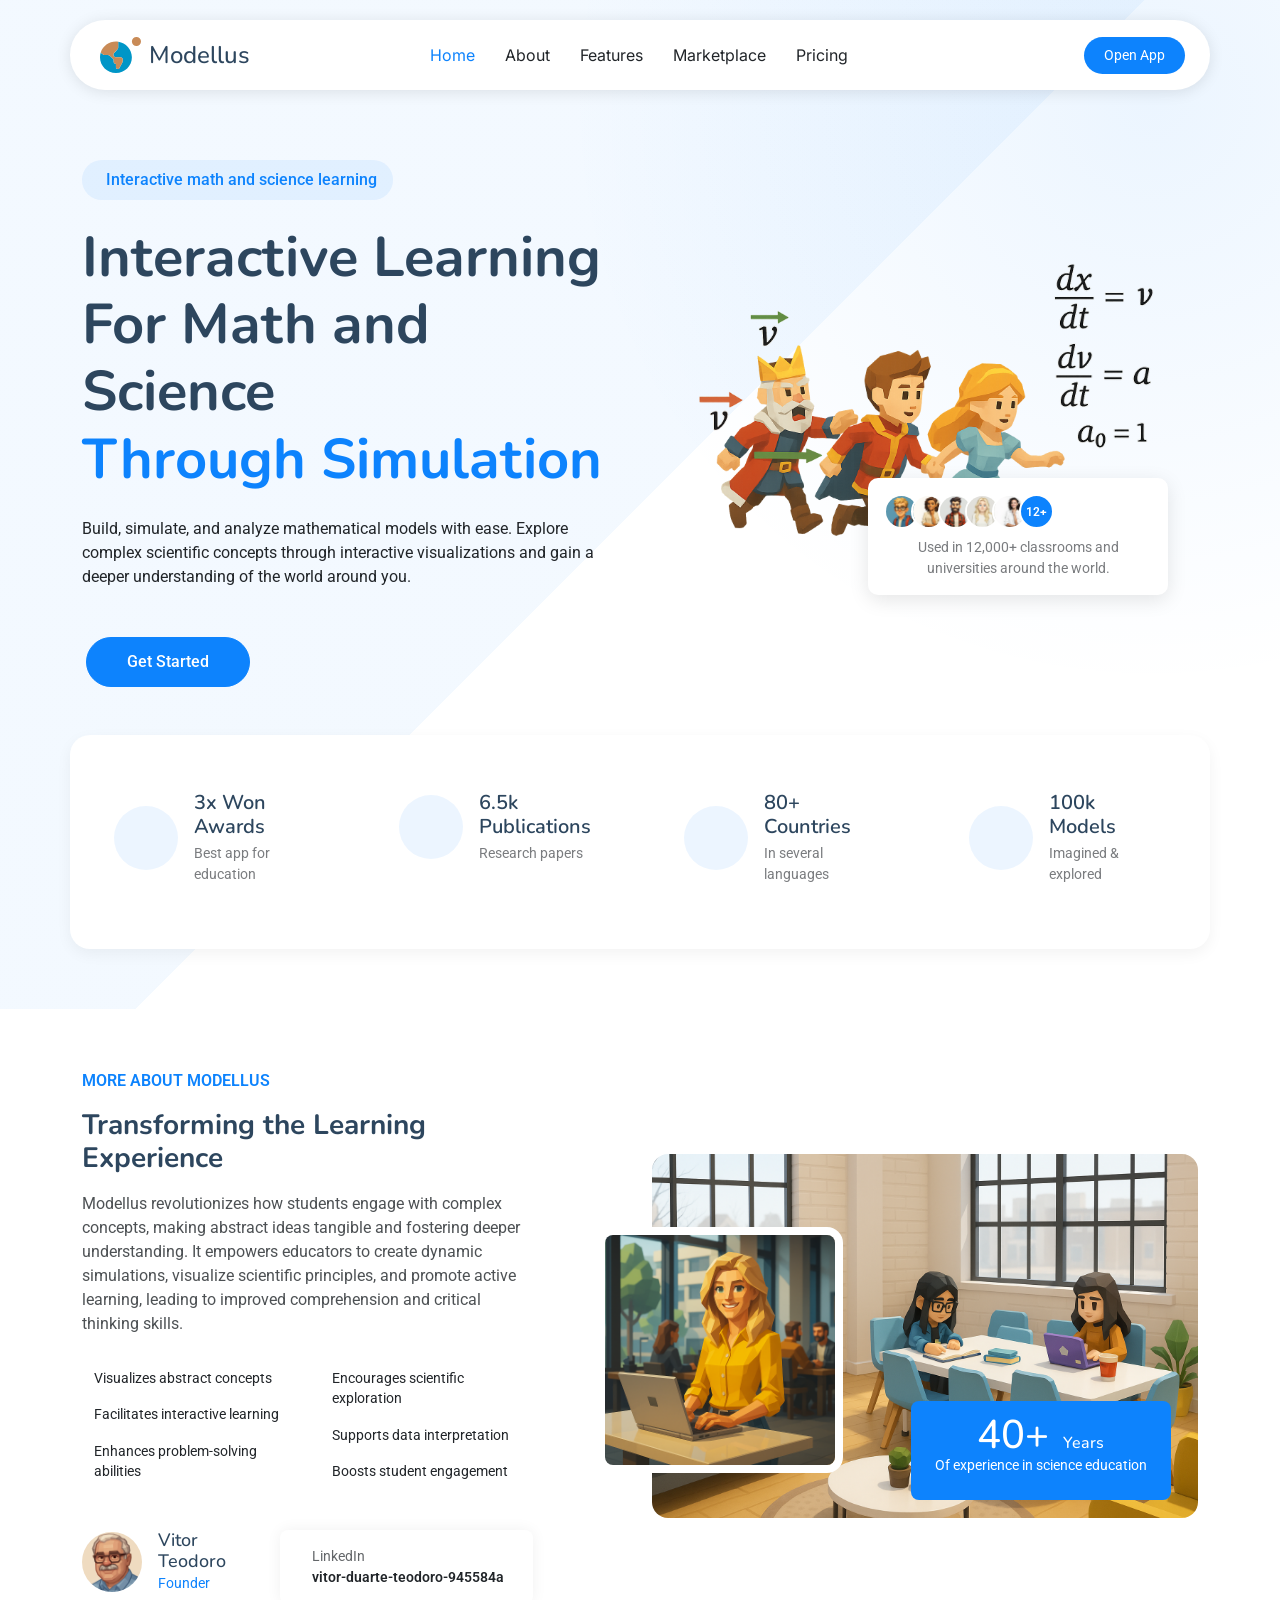
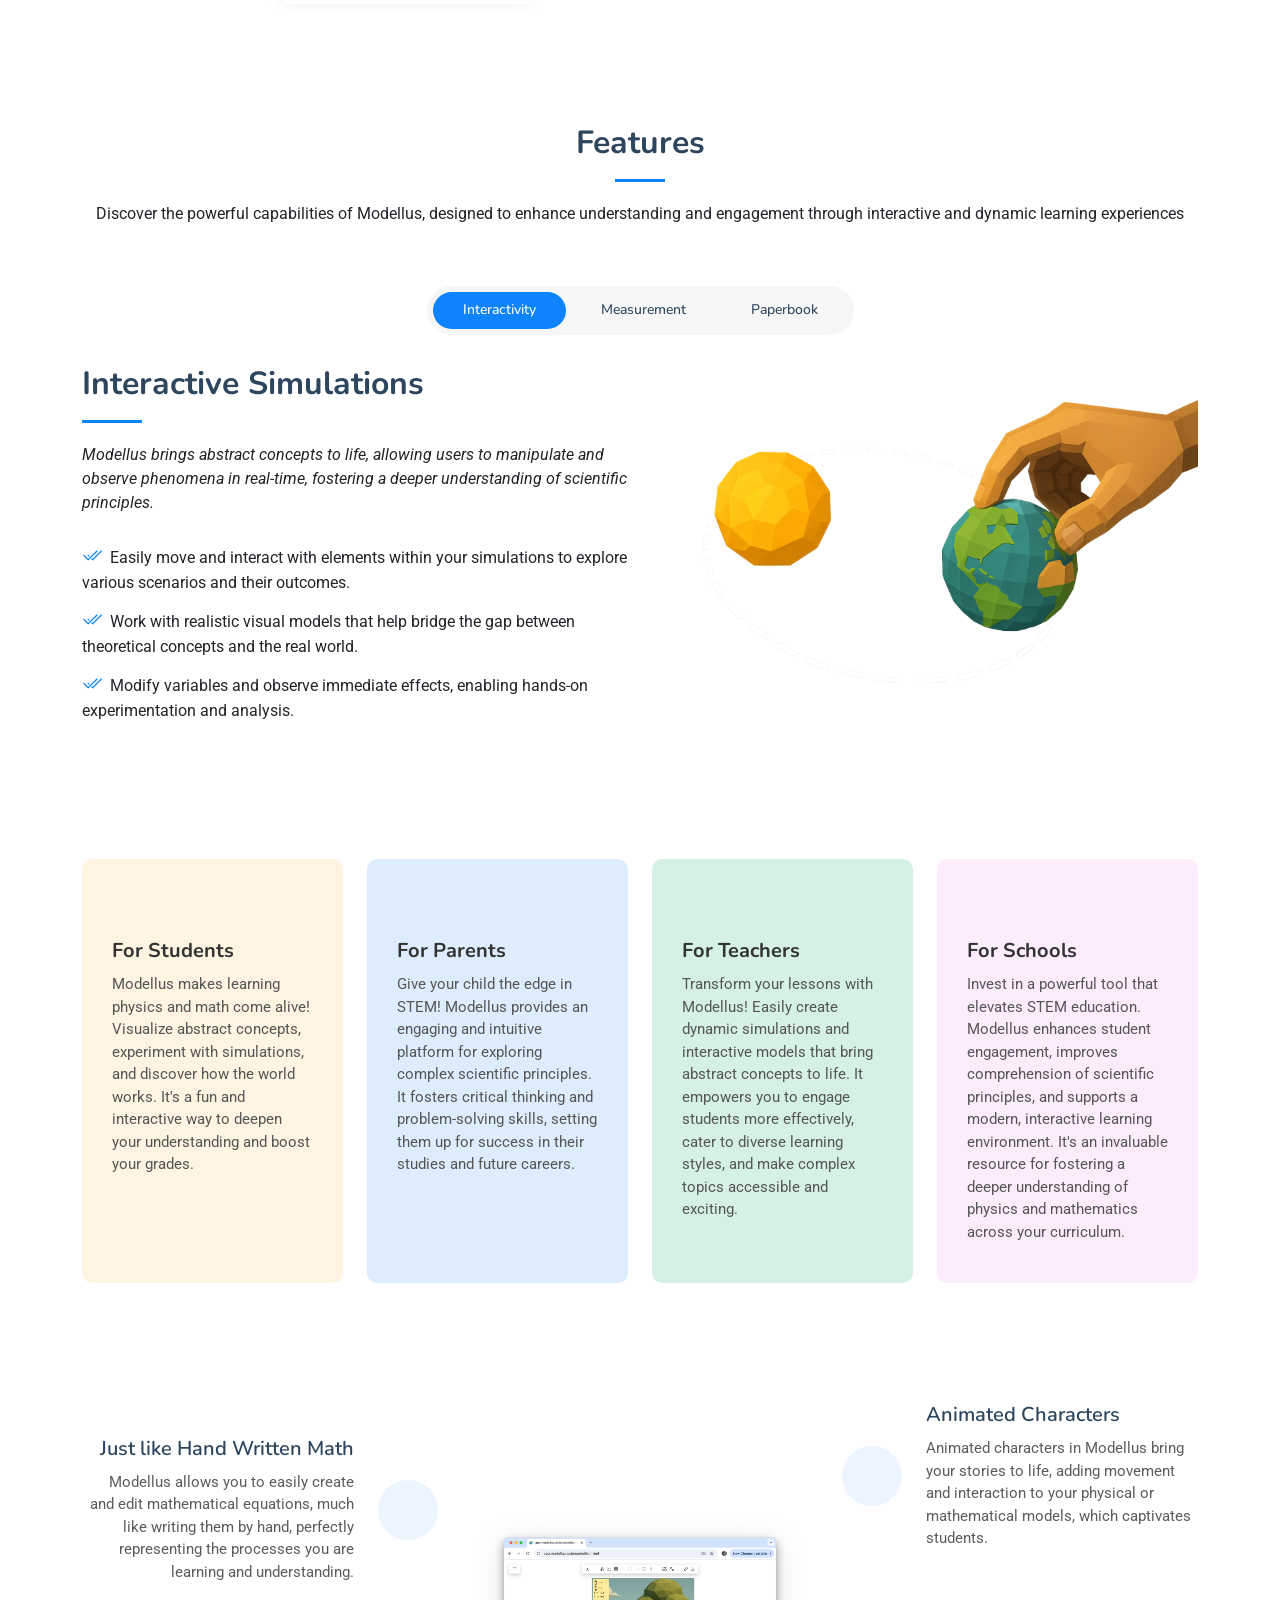
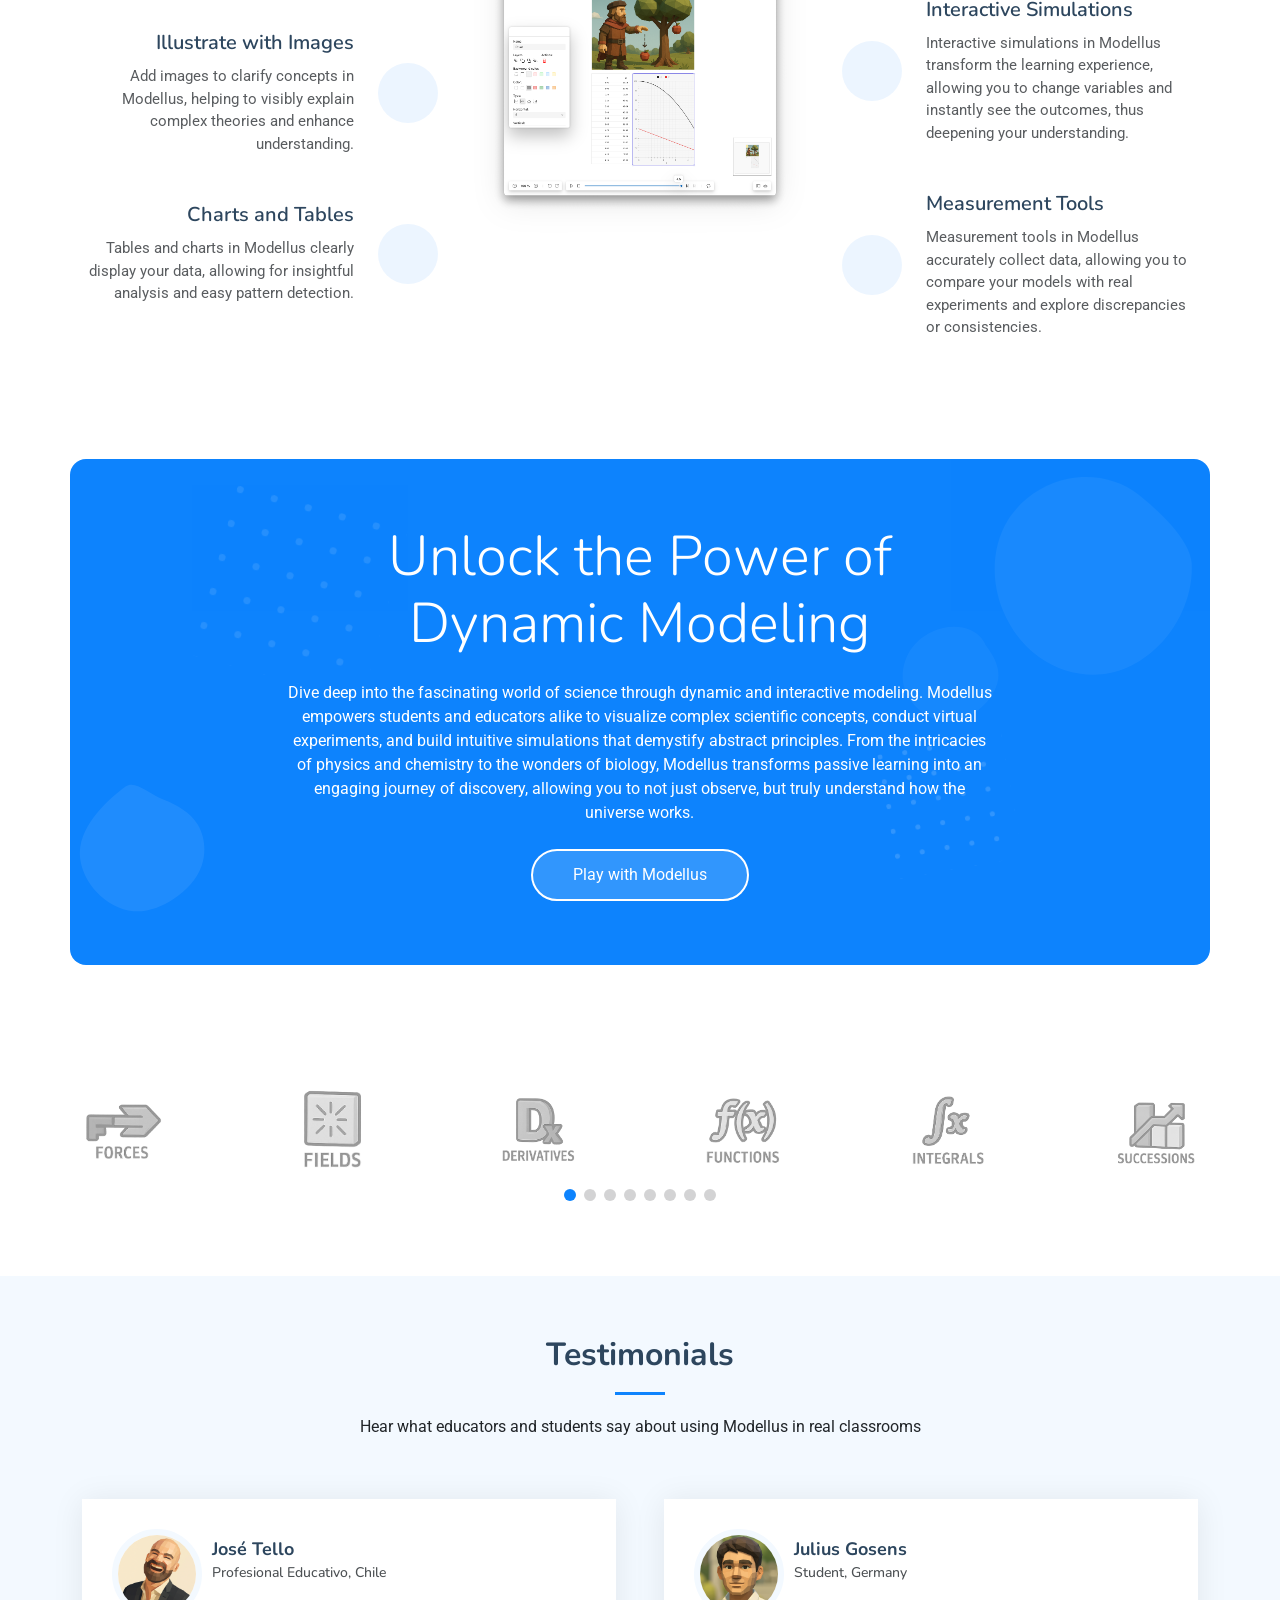
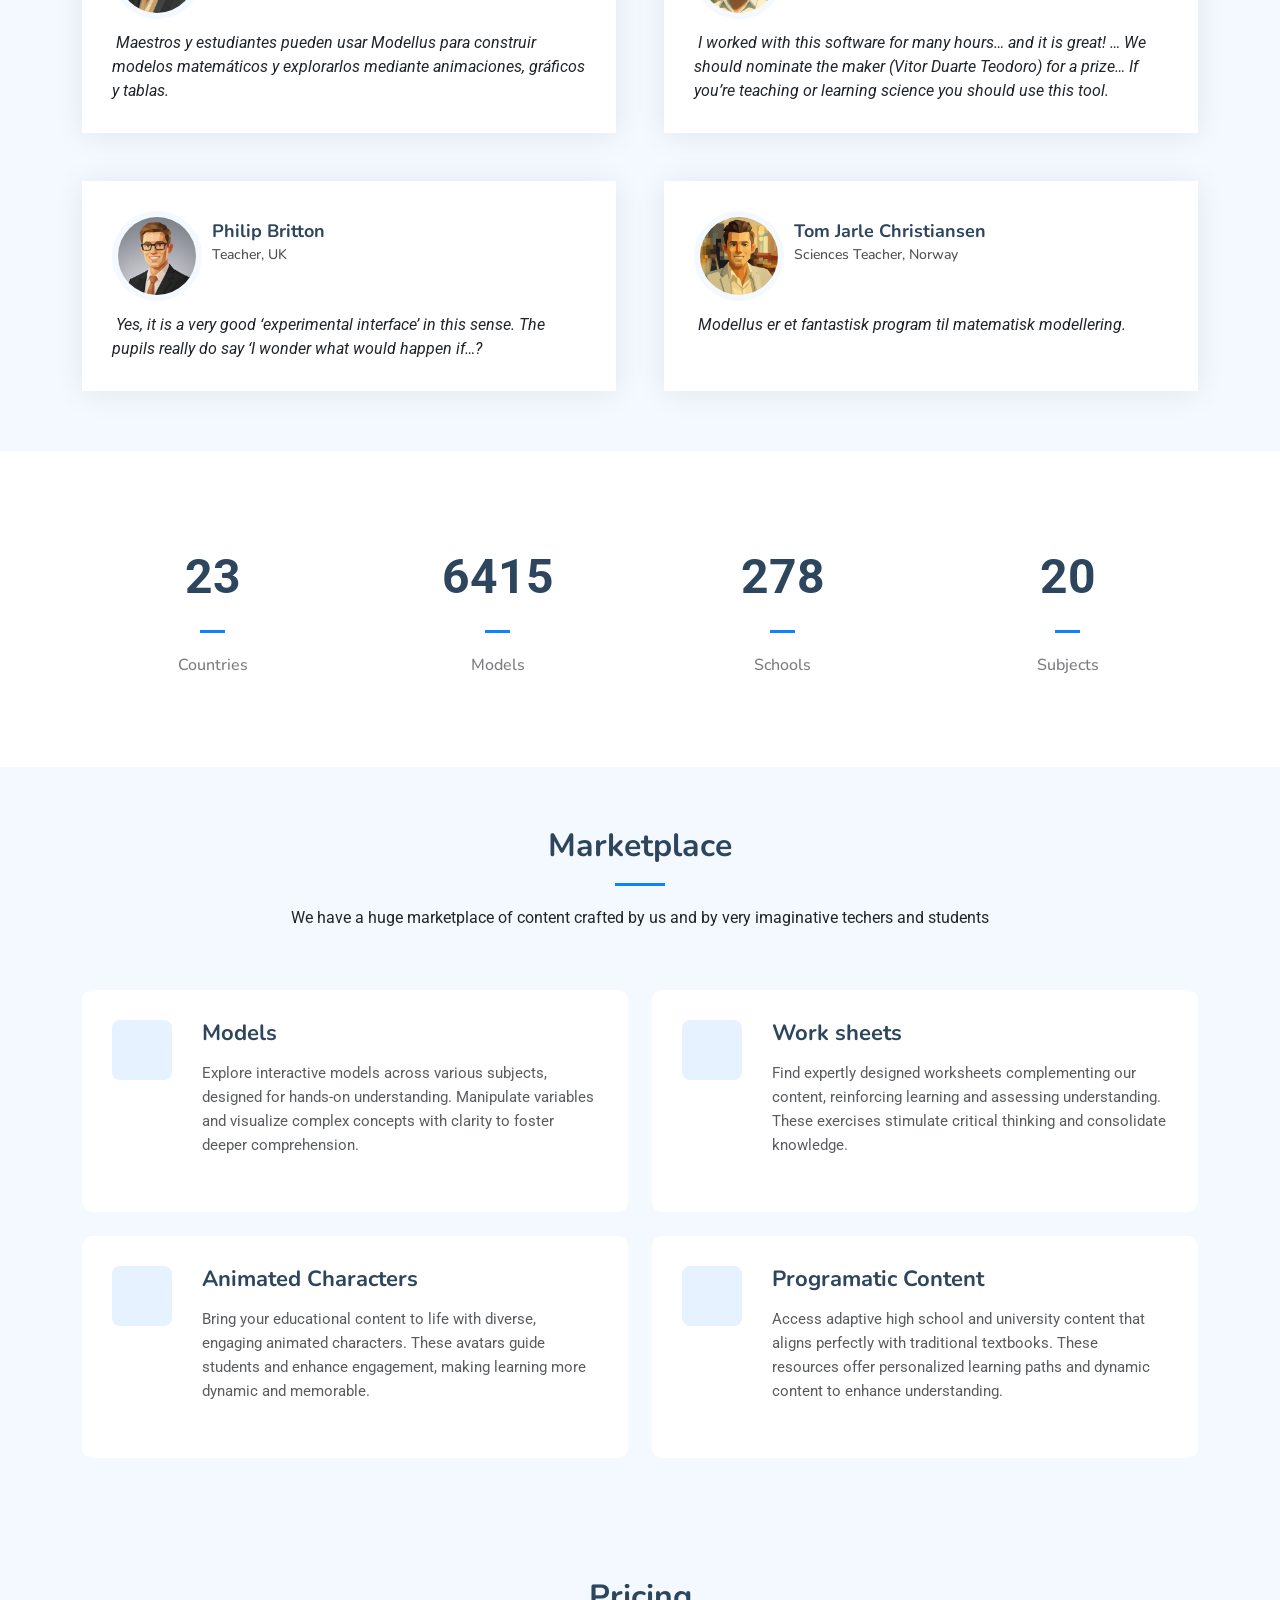
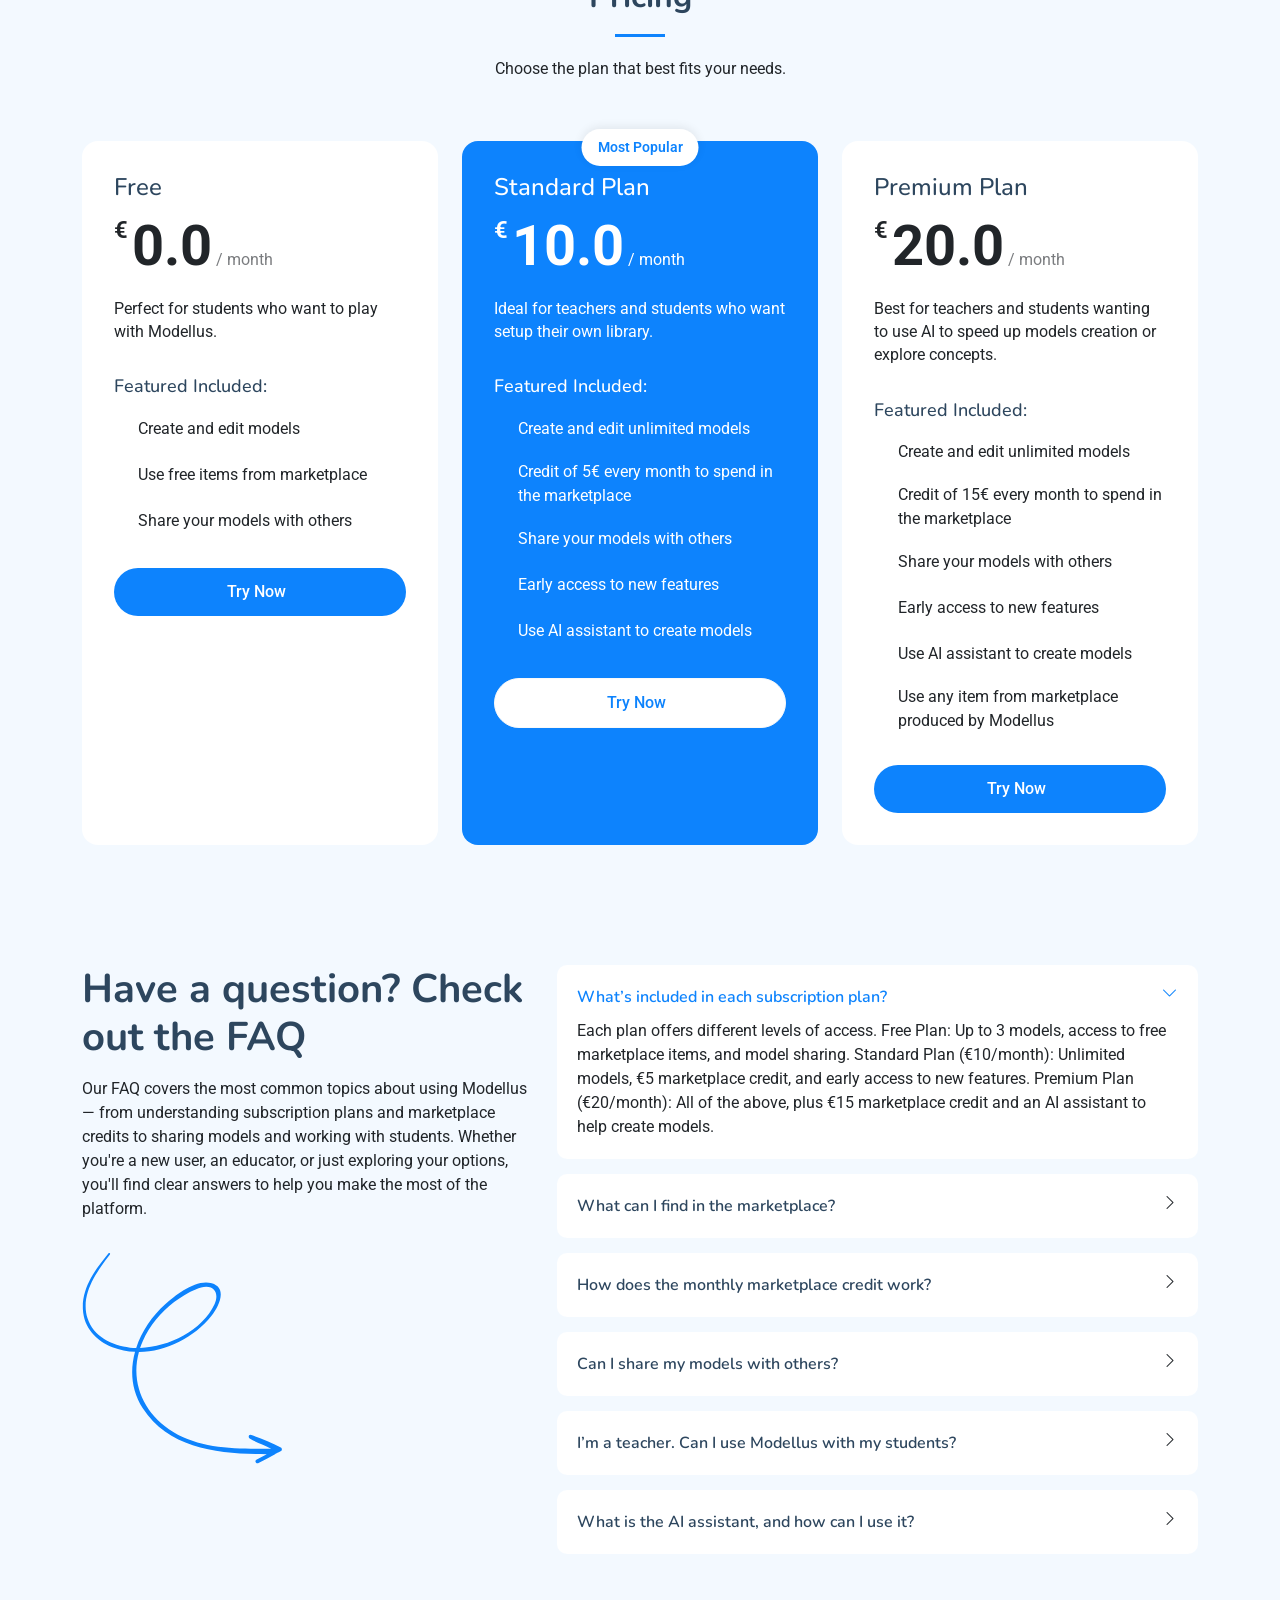
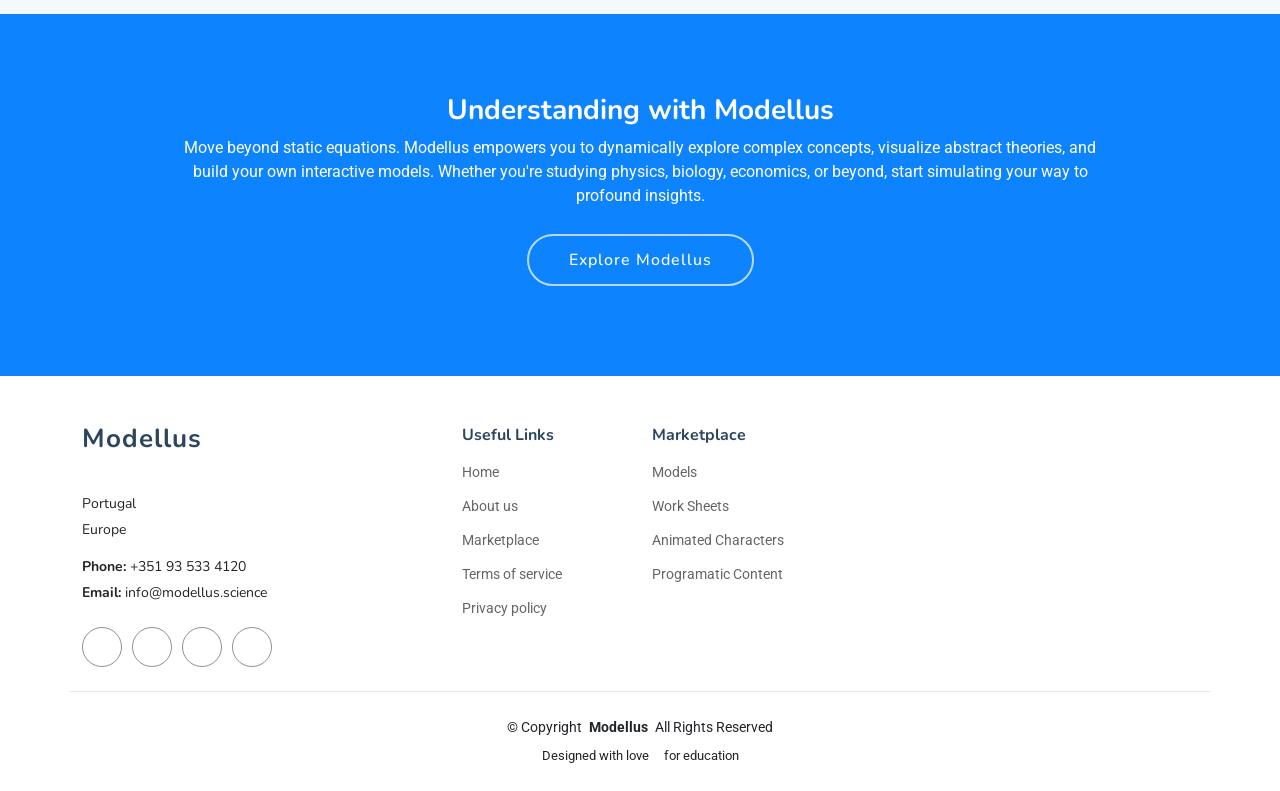
<file: index.html>
<!DOCTYPE html>
<html lang="en">

<head>
  <meta charset="utf-8">
  <meta content="width=device-width, initial-scale=1.0" name="viewport">
  <title>Modellus - Site</title>
  <meta name="description" content="">
  <meta name="keywords" content="">

  <!-- Favicons -->
  <link rel="icon" type="image/svg+xml" href="assets/img/modellus.svg">
  
  <!-- Fonts -->
  <link href="https://fonts.googleapis.com" rel="preconnect">
  <link href="https://fonts.gstatic.com" rel="preconnect" crossorigin>
  <link href="https://fonts.googleapis.com/css2?family=Roboto:ital,wght@0,100;0,300;0,400;0,500;0,700;0,900;1,100;1,300;1,400;1,500;1,700;1,900&family=Inter:wght@100;200;300;400;500;600;700;800;900&family=Nunito:ital,wght@0,200;0,300;0,400;0,500;0,600;0,700;0,800;0,900;1,200;1,300;1,400;1,500;1,600;1,700;1,800;1,900&display=swap" rel="stylesheet">

  <!-- Vendor CSS Files -->
  <link href="assets/vendor/bootstrap/css/bootstrap.min.css" rel="stylesheet">
  <link href="assets/vendor/bootstrap-icons/bootstrap-icons.css" rel="stylesheet">
  <script src="assets/vendor/fontawesome/fc365cfb25.js"></script>
  <link href="assets/vendor/aos/aos.css" rel="stylesheet">
  <link href="assets/vendor/glightbox/css/glightbox.min.css" rel="stylesheet">
  <link href="assets/vendor/swiper/swiper-bundle.min.css" rel="stylesheet">

  <!-- Main CSS File -->
  <link href="assets/css/main.css" rel="stylesheet">
</head>

<body class="index-page">

  <header id="header" class="header d-flex align-items-center fixed-top">
    <div class="header-container container-fluid container-xl position-relative d-flex align-items-center justify-content-between">

      <a href="index.html" class="logo d-flex align-items-center me-auto me-xl-0">
        <img src="assets/img/modellus.svg" alt="">
        <h1 class="sitename">Modellus</h1>
      </a>

      <nav id="navmenu" class="navmenu">
        <ul>
          <li><a href="#hero" class="active">Home</a></li>
          <li><a href="#about">About</a></li>
          <li><a href="#features">Features</a></li>
          <li><a href="#marketplace">Marketplace</a></li>
          <li><a href="#pricing">Pricing</a></li>
        </ul>
        <i class="mobile-nav-toggle d-xl-none bi bi-list"></i>
      </nav>

      <a class="btn-getstarted" href="https://app.modellus.science">Open App</a>

    </div>
  </header>

  <main class="main">

    <!-- Hero Section -->
    <section id="hero" class="hero section">

      <div class="container" data-aos="fade-up" data-aos-delay="100">

        <div class="row align-items-center">
          <div class="col-lg-6">
            <div class="hero-content" data-aos="fade-up" data-aos-delay="200">
              <div class="company-badge mb-4">
                <i class="fa-solid fa-function fa-xl"></i>
                &nbsp;&nbsp;Interactive math and science learning
              </div>

              <h1 class="mb-4">
                Interactive Learning <br>
                For Math and Science <br>
                <span class="accent-text">Through Simulation</span>
              </h1>

              <p class="mb-4 mb-md-5">
                Build, simulate, and analyze mathematical models with ease. 
                Explore complex scientific concepts through interactive visualizations and gain a deeper understanding of the world around you.
              </p>

              <div class="hero-buttons">
                <a href="https://app.modellus.science" class="btn btn-primary me-0 me-sm-2 mx-1">Get Started</a>
                <!--<a href="https://www.youtube.com/watch?v=Y7f98aduVJ8" class="btn btn-link mt-2 mt-sm-0 glightbox">
                  <i class="bi bi-play-circle me-1"></i>
                  Play Video
                </a>-->
              </div>
            </div>
          </div>

          <div class="col-lg-6">
            <div class="hero-image" data-aos="zoom-out" data-aos-delay="300">
              <img src="assets/img/King Prince Princess.png" alt="Hero Image" class="img-fluid">

              <div class="customers-badge">
                <div class="customer-avatars">
                  <img src="assets/img/Student 1.png" alt="Maria" class="avatar">
                  <img src="assets/img/Teacher 1.png" alt="Dimitrius" class="avatar">
                  <img src="assets/img/Student 3.png" alt="John" class="avatar">
                  <img src="assets/img/Student 2.png" alt="Sara" class="avatar">
                  <img src="assets/img/avatar-5.webp" alt="Pedri" class="avatar">
                  <span class="avatar more">12+</span>
                </div>
                <p class="mb-0 mt-2">Used in 12,000+ classrooms and universities around the world.</p>
              </div>
            </div>
          </div>
        </div>

        <div class="row stats-row gy-4 mt-5" data-aos="fade-up" data-aos-delay="500">
          <div class="col-lg-3 col-md-6">
            <div class="stat-item">
              <div class="stat-icon">
                <i><i class="fa-light fa-trophy fa-xl"></i></i>
              </div>
              <div class="stat-content">
                <h4>3x Won Awards</h4>
                <p class="mb-0">Best app for education</p>
              </div>
            </div>
          </div>
          <div class="col-lg-3 col-md-6">
            <div class="stat-item">
              <div class="stat-icon">
                <i><i class="fa-light fa-graduation-cap fa-xl"></i></i>
              </div>
              <div class="stat-content">
                <h4>6.5k Publications</h4>
                <p class="mb-0">Research papers</p>
              </div>
            </div>
          </div>
          <div class="col-lg-3 col-md-6">
            <div class="stat-item">
              <div class="stat-icon">
                <i><i class="fa-light fa-globe fa-xl"></i></i>
              </div>
              <div class="stat-content">
                <h4>80+ Countries</h4>
                <p class="mb-0">In several languages</p>
              </div>
            </div>
          </div>
          <div class="col-lg-3 col-md-6">
            <div class="stat-item">
              <div class="stat-icon">
                <i><i class="fa-light fa-square-root-variable fa-xl"></i></i>
              </div>
              <div class="stat-content">
                <h4>100k Models</h4>
                <p class="mb-0">Imagined & explored</p>
              </div>
            </div>
          </div>
        </div>

      </div>

    </section><!-- /Hero Section -->

    <!-- About Section -->
    <section id="about" class="about section">

      <div class="container" data-aos="fade-up" data-aos-delay="100">

        <div class="row gy-4 align-items-center justify-content-between">

          <div class="col-xl-5" data-aos="fade-up" data-aos-delay="200">
            <span class="about-meta">MORE ABOUT MODELLUS</span>
            <h2 class="about-title">Transforming the Learning Experience</h2>
            <p class="about-description">Modellus revolutionizes how students engage with complex concepts, making abstract ideas tangible and fostering deeper understanding. It empowers educators to create dynamic simulations, visualize scientific principles, and promote active learning, leading to improved comprehension and critical thinking skills.</p>

            <div class="row feature-list-wrapper">
              <div class="col-md-6">
                <ul class="feature-list">
                  <li><i><i class="fa-solid fa-circle-check"></i></i> Visualizes abstract concepts</li>
                  <li><i><i class="fa-solid fa-circle-check"></i></i> Facilitates interactive learning</li>
                  <li><i><i class="fa-solid fa-circle-check"></i></i> Enhances problem-solving abilities</li>
                </ul>
              </div>
              <div class="col-md-6">
                <ul class="feature-list">
                  <li><i><i class="fa-solid fa-circle-check"></i></i> Encourages scientific exploration</li>
                  <li><i><i class="fa-solid fa-circle-check"></i></i> Supports data interpretation</li>
                  <li><i><i class="fa-solid fa-circle-check"></i></i> Boosts student engagement</li>
                </ul>
              </div>
            </div>

            <div class="info-wrapper">
              <div class="row gy-4">
                <div class="col-lg-5">
                  <div class="profile d-flex align-items-center gap-3">
                    <img src="assets/img/VDT.jpeg" alt="Founder Profile" class="profile-image">
                    <div>
                      <h4 class="profile-name">Vitor Teodoro</h4>
                      <p class="profile-position">Founder</p>
                    </div>
                  </div>
                </div>
                <div class="col-lg-7">
                  <div class="contact-info d-flex align-items-center gap-2">
                    <i class="fa-brands fa-linkedin fa-2xl" style="color: var(--accent-color)"></i>
                    <div>
                      <p class="contact-label">LinkedIn</p>
                      <p class="contact-number">vitor-duarte-teodoro-945584a</p>
                    </div>
                  </div>
                </div>
              </div>
            </div>
          </div>

          <div class="col-xl-6" data-aos="fade-up" data-aos-delay="300">
            <div class="image-wrapper">
              <div class="images position-relative" data-aos="zoom-out" data-aos-delay="400">
                <img src="assets/img/Classroom.png" alt="Classroom" class="img-fluid main-image rounded-4">
                <img src="assets/img/Teacher.png" alt="Teacher" class="img-fluid small-image rounded-4">
              </div>
              <div class="experience-badge floating">
                <h3>40+ <span>Years</span></h3>
                <p>Of experience in science education</p>
              </div>
            </div>
          </div>
        </div>

      </div>

    </section><!-- /About Section -->

    <!-- Features Section -->
    <section id="features" class="features section">

      <!-- Section Title -->
      <div class="container section-title" data-aos="fade-up">
        <h2>Features</h2>
        <p>Discover the powerful capabilities of Modellus, designed to enhance understanding and engagement through interactive and dynamic learning experiences</p>
      </div><!-- End Section Title -->

      <div class="container">

        <div class="d-flex justify-content-center">

          <ul class="nav nav-tabs" data-aos="fade-up" data-aos-delay="100">

            <li class="nav-item">
              <a class="nav-link active show" data-bs-toggle="tab" data-bs-target="#features-tab-1">
                <h4>Interactivity</h4>
              </a>
            </li><!-- End tab nav item -->

            <li class="nav-item">
              <a class="nav-link" data-bs-toggle="tab" data-bs-target="#features-tab-2">
                <h4>Measurement</h4>
              </a><!-- End tab nav item -->

            </li>
            <li class="nav-item">
              <a class="nav-link" data-bs-toggle="tab" data-bs-target="#features-tab-3">
                <h4>Paperbook</h4>
              </a>
            </li><!-- End tab nav item -->

          </ul>

        </div>

        <div class="tab-content" data-aos="fade-up" data-aos-delay="200">

          <div class="tab-pane fade active show" id="features-tab-1">
            <div class="row">
              <div class="col-lg-6 order-2 order-lg-1 mt-3 mt-lg-0 d-flex flex-column justify-content-center">
                <h3>Interactive Simulations</h3>
                <p class="fst-italic">
                  Modellus brings abstract concepts to life, allowing users to manipulate and observe phenomena in real-time, fostering a deeper understanding of scientific principles.
                </p>
                <ul>
                  <li><i class="bi bi-check2-all"></i> <span>Easily move and interact with elements within your simulations to explore various scenarios and their outcomes.</span></li>
                  <li><i class="bi bi-check2-all"></i> <span>Work with realistic visual models that help bridge the gap between theoretical concepts and the real world.</span></li>
                  <li><i class="bi bi-check2-all"></i> <span>Modify variables and observe immediate effects, enabling hands-on experimentation and analysis.</span></li>
                </ul>
              </div>
              <div class="col-lg-6 order-1 order-lg-2 text-center">
                <!--<img src="assets/img/features-illustration-1.webp" alt="" class="img-fluid">-->
                <img src="assets/img/Interactivity.png" alt="" class="img-fluid">
              </div>
            </div>
          </div><!-- End tab content item -->

          <div class="tab-pane fade" id="features-tab-2">
            <div class="row">
              <div class="col-lg-6 order-2 order-lg-1 mt-3 mt-lg-0 d-flex flex-column justify-content-center">
                <h3>Experiment Measurement</h3>
                <p class="fst-italic">
                  Beyond just simulating, Modellus empowers you to integrate real-world data and precise measurements into your educational content, making learning more authentic and analytical.
                </p>
                <ul>
                  <li><i class="bi bi-check2-all"></i> <span>Incorporate video footage into your projects, allowing for in-depth analysis of real-world phenomena.</span></li>
                  <li><i class="bi bi-check2-all"></i> <span>Precisely measure distances, angles, and other quantities directly within your digital environment.</span></li>
                  <li><i class="bi bi-check2-all"></i> <span>Organize and analyze experimental data efficiently, facilitating clear data representation and interpretation.</span></li>
                </ul>
              </div>
              <div class="col-lg-6 order-1 order-lg-2 text-center">
                <img src="assets/img/Measurement.png" alt="" class="img-fluid">
              </div>
            </div>
          </div><!-- End tab content item -->

          <div class="tab-pane fade" id="features-tab-3">
            <div class="row">
              <div class="col-lg-6 order-2 order-lg-1 mt-3 mt-lg-0 d-flex flex-column justify-content-center">
                <h3>Natural Math Writing</h3>
                <ul>
                  <li><i class="bi bi-check2-all"></i> <span>Input mathematical equations using a natural, intuitive interface that mirrors traditional handwriting.</span></li>
                  <li><i class="bi bi-check2-all"></i> <span>Equations and mathematical models written within Modellus seamlessly link to and drive your simulations, providing instant visual feedback.</span></li>
                  <li><i class="bi bi-check2-all"></i> <span>Utilize an unbounded digital workspace to organize your thoughts, equations, and simulations without spatial constraints.</span></li>
                </ul>
                <p class="fst-italic">
                  Modellus simplifies the integration of mathematics into your projects, allowing for intuitive input and seamless connection between equations and simulations on an expansive canvas.
                </p>
              </div>
              <div class="col-lg-6 order-1 order-lg-2 text-center">
                <img src="assets/img/Paperbook.png" alt="" class="img-fluid">
              </div>
            </div>
          </div><!-- End tab content item -->

        </div>

      </div>

    </section><!-- /Features Section -->

    <!-- Features Cards Section -->
    <section id="features-cards" class="features-cards section">

      <div class="container">

        <div class="row gy-4">

          <div class="col-xl-3 col-md-6" data-aos="zoom-in" data-aos-delay="100">
            <div class="feature-box orange">
              <i><i class="fa-light fa-user-graduate"></i></i>
              <h4>For Students</h4>
              <p>Modellus makes learning physics and math come alive! Visualize abstract concepts, experiment with simulations, and discover how the world works. It's a fun and interactive way to deepen your understanding and boost your grades.</p>
            </div>
          </div><!-- End Feature Box-->

          <div class="col-xl-3 col-md-6" data-aos="zoom-in" data-aos-delay="200">
            <div class="feature-box blue">
              <i><i class="fa-light fa-family"></i></i>
              <h4>For Parents</h4>
              <p>Give your child the edge in STEM! Modellus provides an engaging and intuitive platform for exploring complex scientific principles. It fosters critical thinking and problem-solving skills, setting them up for success in their studies and future careers.</p>
            </div>
          </div><!-- End Feature Box-->

          <div class="col-xl-3 col-md-6" data-aos="zoom-in" data-aos-delay="300">
            <div class="feature-box green">
              <i><i class="fa-light fa-person-chalkboard"></i></i>
              <h4>For Teachers</h4>
              <p>Transform your lessons with Modellus! Easily create dynamic simulations and interactive models that bring abstract concepts to life. It empowers you to engage students more effectively, cater to diverse learning styles, and make complex topics accessible and exciting.</p>
            </div>
          </div><!-- End Feature Box-->

          <div class="col-xl-3 col-md-6" data-aos="zoom-in" data-aos-delay="400">
            <div class="feature-box purple">
              <i><i class="fa-light fa-school"></i></i>
              <h4>For Schools</h4>
              <p>Invest in a powerful tool that elevates STEM education. Modellus enhances student engagement, improves comprehension of scientific principles, and supports a modern, interactive learning environment. It's an invaluable resource for fostering a deeper understanding of physics and mathematics across your curriculum.</p>
            </div>
          </div><!-- End Feature Box-->

        </div>

      </div>

    </section><!-- /Features Cards Section -->

    <!-- Features 2 Section -->
    <section id="features-2" class="features-2 section">

      <div class="container" data-aos="fade-up" data-aos-delay="100">

        <div class="row align-items-center">

          <div class="col-lg-4">

            <div class="feature-item text-end mb-5" data-aos="fade-right" data-aos-delay="200">
              <div class="d-flex align-items-center justify-content-end gap-4">
                <div class="feature-content">
                  <h3>Just like Hand Written Math</h3>
                  <p>Modellus allows you to easily create and edit mathematical equations, much like writing them by hand, perfectly representing the processes you are learning and understanding.</p>
                </div>
                <div class="feature-icon flex-shrink-0">
                  <i><i class="fa-light fa-value-absolute"></i></i>
                </div>
              </div>
            </div><!-- End .feature-item -->

            <div class="feature-item text-end mb-5" data-aos="fade-right" data-aos-delay="300">
              <div class="d-flex align-items-center justify-content-end gap-4">
                <div class="feature-content">
                  <h3>Illustrate with Images</h3>
                  <p>Add images to clarify concepts in Modellus, helping to visibly explain complex theories and enhance understanding.</p>
                </div>
                <div class="feature-icon flex-shrink-0">
                  <i><i class="fa-light fa-panorama"></i></i>
                </div>
              </div>
            </div><!-- End .feature-item -->

            <div class="feature-item text-end" data-aos="fade-right" data-aos-delay="400">
              <div class="d-flex align-items-center justify-content-end gap-4">
                <div class="feature-content">
                  <h3>Charts and Tables</h3>
                  <p>Tables and charts in Modellus clearly display your data, allowing for insightful analysis and easy pattern detection.</p>
                </div>
                <div class="feature-icon flex-shrink-0">
                  <i><i class="fa-light fa-chart-fft"></i></i>
                </div>
              </div>
            </div><!-- End .feature-item -->

          </div>

          <div class="col-lg-4" data-aos="zoom-in" data-aos-delay="200">
            <div class="phone-mockup text-center">
              <img src="assets/img/Modellus App.png" alt="Phone Mockup" class="img-fluid">
            </div>
          </div><!-- End Phone Mockup -->

          <div class="col-lg-4">

            <div class="feature-item mb-5" data-aos="fade-left" data-aos-delay="200">
              <div class="d-flex align-items-center gap-4">
                <div class="feature-icon flex-shrink-0">
                  <i><i class="fa-light fa-child-reaching"></i></i>
                </div>
                <div class="feature-content">
                  <h3>Animated Characters</h3>
                  <p>Animated characters in Modellus bring your stories to life, adding movement and interaction to your physical or mathematical models, which captivates students.</p>
                </div>
              </div>
            </div><!-- End .feature-item -->

            <div class="feature-item mb-5" data-aos="fade-left" data-aos-delay="300">
              <div class="d-flex align-items-center gap-4">
                <div class="feature-icon flex-shrink-0">
                  <i><i class="fa-light fa-play"></i></i>
                </div>
                <div class="feature-content">
                  <h3>Interactive Simulations</h3>
                  <p>Interactive simulations in Modellus transform the learning experience, allowing you to change variables and instantly see the outcomes, thus deepening your understanding.</p>
                </div>
              </div>
            </div><!-- End .feature-item -->

            <div class="feature-item" data-aos="fade-left" data-aos-delay="400">
              <div class="d-flex align-items-center gap-4">
                <div class="feature-icon flex-shrink-0">
                  <i><i class="fa-light fa-ruler"></i></i>
                </div>
                <div class="feature-content">
                  <h3>Measurement Tools</h3>
                  <p>Measurement tools in Modellus accurately collect data, allowing you to compare your models with real experiments and explore discrepancies or consistencies.</p>
                </div>
              </div>
            </div><!-- End .feature-item -->

          </div>
        </div>

      </div>

    </section><!-- /Features 2 Section -->

    <!-- Call To Action Section -->
    <section id="call-to-action" class="call-to-action section">

      <div class="container" data-aos="fade-up" data-aos-delay="100">

        <div class="row content justify-content-center align-items-center position-relative">
          <div class="col-lg-8 mx-auto text-center">
            <h2 class="display-4 mb-4">Unlock the Power of Dynamic Modeling</h2>
            <p class="mb-4">Dive deep into the fascinating world of science through dynamic and interactive modeling. Modellus empowers students and educators alike to visualize complex scientific concepts, conduct virtual experiments, and build intuitive simulations that demystify abstract principles. From the intricacies of physics and chemistry to the wonders of biology, Modellus transforms passive learning into an engaging journey of discovery, allowing you to not just observe, but truly understand how the universe works.</p>
            <a href="https://app.modellus.science" class="btn btn-cta">Play with Modellus</a>
          </div>

          <!-- Abstract Background Elements -->
          <div class="shape shape-1">
            <svg viewBox="0 0 200 200" xmlns="http://www.w3.org/2000/svg">
              <path d="M47.1,-57.1C59.9,-45.6,68.5,-28.9,71.4,-10.9C74.2,7.1,71.3,26.3,61.5,41.1C51.7,55.9,35,66.2,16.9,69.2C-1.3,72.2,-21,67.8,-36.9,57.9C-52.8,48,-64.9,32.6,-69.1,15.1C-73.3,-2.4,-69.5,-22,-59.4,-37.1C-49.3,-52.2,-32.8,-62.9,-15.7,-64.9C1.5,-67,34.3,-68.5,47.1,-57.1Z" transform="translate(100 100)"></path>
            </svg>
          </div>

          <div class="shape shape-2">
            <svg viewBox="0 0 200 200" xmlns="http://www.w3.org/2000/svg">
              <path d="M41.3,-49.1C54.4,-39.3,66.6,-27.2,71.1,-12.1C75.6,3,72.4,20.9,63.3,34.4C54.2,47.9,39.2,56.9,23.2,62.3C7.1,67.7,-10,69.4,-24.8,64.1C-39.7,58.8,-52.3,46.5,-60.1,31.5C-67.9,16.4,-70.9,-1.4,-66.3,-16.6C-61.8,-31.8,-49.7,-44.3,-36.3,-54C-22.9,-63.7,-8.2,-70.6,3.6,-75.1C15.4,-79.6,28.2,-58.9,41.3,-49.1Z" transform="translate(100 100)"></path>
            </svg>
          </div>

          <!-- Dot Pattern Groups -->
          <div class="dots dots-1">
            <svg viewBox="0 0 100 100" xmlns="http://www.w3.org/2000/svg">
              <pattern id="dot-pattern" x="0" y="0" width="20" height="20" patternUnits="userSpaceOnUse">
                <circle cx="2" cy="2" r="2" fill="currentColor"></circle>
              </pattern>
              <rect width="100" height="100" fill="url(#dot-pattern)"></rect>
            </svg>
          </div>

          <div class="dots dots-2">
            <svg viewBox="0 0 100 100" xmlns="http://www.w3.org/2000/svg">
              <pattern id="dot-pattern-2" x="0" y="0" width="20" height="20" patternUnits="userSpaceOnUse">
                <circle cx="2" cy="2" r="2" fill="currentColor"></circle>
              </pattern>
              <rect width="100" height="100" fill="url(#dot-pattern-2)"></rect>
            </svg>
          </div>

          <div class="shape shape-3">
            <svg viewBox="0 0 200 200" xmlns="http://www.w3.org/2000/svg">
              <path d="M43.3,-57.1C57.4,-46.5,71.1,-32.6,75.3,-16.2C79.5,0.2,74.2,19.1,65.1,35.3C56,51.5,43.1,65,27.4,71.7C11.7,78.4,-6.8,78.3,-23.9,72.4C-41,66.5,-56.7,54.8,-65.4,39.2C-74.1,23.6,-75.8,4,-71.7,-13.2C-67.6,-30.4,-57.7,-45.2,-44.3,-56.1C-30.9,-67,-15.5,-74,0.7,-74.9C16.8,-75.8,33.7,-70.7,43.3,-57.1Z" transform="translate(100 100)"></path>
            </svg>
          </div>
        </div>

      </div>

    </section><!-- /Call To Action Section -->

    <!-- Clients Section -->
    <section id="clients" class="clients section">

      <div class="container" data-aos="fade-up" data-aos-delay="100">

        <div class="swiper init-swiper">
          <script type="application/json" class="swiper-config">
            {
              "loop": true,
              "speed": 600,
              "autoplay": {
                "delay": 5000
              },
              "slidesPerView": "auto",
              "pagination": {
                "el": ".swiper-pagination",
                "type": "bullets",
                "clickable": true
              },
              "breakpoints": {
                "320": {
                  "slidesPerView": 2,
                  "spaceBetween": 40
                },
                "480": {
                  "slidesPerView": 3,
                  "spaceBetween": 60
                },
                "640": {
                  "slidesPerView": 4,
                  "spaceBetween": 80
                },
                "992": {
                  "slidesPerView": 6,
                  "spaceBetween": 120
                }
              }
            }
          </script>
          <div class="swiper-wrapper align-items-center">
            <div class="swiper-slide"><img src="assets/img/clients/Forces.PNG" class="img-fluid" alt=""></div>
            <div class="swiper-slide"><img src="assets/img/clients/Fields.PNG" class="img-fluid" alt=""></div>
            <div class="swiper-slide"><img src="assets/img/clients/Derivatives.PNG" class="img-fluid" alt=""></div>
            <div class="swiper-slide"><img src="assets/img/clients/Functions.PNG" class="img-fluid" alt=""></div>
            <div class="swiper-slide"><img src="assets/img/clients/Integrals.PNG" class="img-fluid" alt=""></div>
            <div class="swiper-slide"><img src="assets/img/clients/Successions.PNG" class="img-fluid" alt=""></div>
            <div class="swiper-slide"><img src="assets/img/clients/Probabilities.PNG" class="img-fluid" alt=""></div>
            <div class="swiper-slide"><img src="assets/img/clients/Trignometry.PNG" class="img-fluid" alt=""></div>
          </div>
          <div class="swiper-pagination"></div>
        </div>

      </div>

    </section><!-- /Clients Section -->

    <!-- Testimonials Section -->
    <section id="testimonials" class="testimonials section light-background">

      <!-- Section Title -->
      <div class="container section-title" data-aos="fade-up">
        <h2>Testimonials</h2>
        <p>Hear what educators and students say about using Modellus in real classrooms</p>
      </div><!-- End Section Title -->

      <div class="container">

        <div class="row g-5">

          <div class="col-lg-6" data-aos="fade-up" data-aos-delay="100">
            <div class="testimonial-item">
              <img src="assets/img/testimonials/testimonials-1.png" class="testimonial-img" alt="">
              <h3>José Tello</h3>
              <h4>Profesional Educativo, Chile</h4>
              <div class="stars">
                <i><i class="fa-solid fa-star"></i></i><i><i class="fa-solid fa-star"></i></i><i><i class="fa-solid fa-star"></i></i><i><i class="fa-solid fa-star"></i></i><i><i class="fa-solid fa-star"></i></i>
              </div>
              <p>
                <i><i class="fa-solid fa-quote-left fa-xl"></i></i>
                <span>Maestros y estudiantes pueden usar Modellus para construir modelos matemáticos y explorarlos mediante animaciones, gráficos y tablas.</span>
                <i><i class="fa-solid fa-quote-right fa-xl"></i></i>
              </p>
            </div>
          </div><!-- End testimonial item -->

          <div class="col-lg-6" data-aos="fade-up" data-aos-delay="200">
            <div class="testimonial-item">
              <img src="assets/img/testimonials/testimonials-2.png" class="testimonial-img" alt="">
              <h3>Julius Gosens</h3>
              <h4>Student, Germany</h4>
              <div class="stars">
                <i><i class="fa-solid fa-star"></i></i><i><i class="fa-solid fa-star"></i></i><i><i class="fa-solid fa-star"></i></i><i><i class="fa-solid fa-star"></i></i><i><i class="fa-solid fa-star"></i></i>
              </div>
              <p>
                <i><i class="fa-solid fa-quote-left fa-xl"></i></i>
                <span>I worked with this software for many hours… and it is great! … We should nominate the maker (Vitor Duarte Teodoro) for a prize… If you’re teaching or learning science you should use this tool.</span>
                <i><i class="fa-solid fa-quote-right fa-xl"></i></i>
              </p>
            </div>
          </div><!-- End testimonial item -->

          <div class="col-lg-6" data-aos="fade-up" data-aos-delay="300">
            <div class="testimonial-item">
              <img src="assets/img/testimonials/testimonials-3.png" class="testimonial-img" alt="">
              <h3>Philip Britton</h3>
              <h4>Teacher, UK</h4>
              <div class="stars">
                <i><i class="fa-solid fa-star"></i></i><i><i class="fa-solid fa-star"></i></i><i><i class="fa-solid fa-star"></i></i><i><i class="fa-solid fa-star"></i></i><i><i class="fa-solid fa-star"></i></i>
              </div>
              <p>
                <i><i class="fa-solid fa-quote-left fa-xl"></i></i>
                <span>Yes, it is a very good ‘experimental interface’ in this sense. The pupils really do say ‘I wonder what would happen if…?</span>
                <i><i class="fa-solid fa-quote-right fa-xl"></i></i>
              </p>
            </div>
          </div><!-- End testimonial item -->

          <div class="col-lg-6" data-aos="fade-up" data-aos-delay="400">
            <div class="testimonial-item">
              <img src="assets/img/testimonials/testimonials-4.png" class="testimonial-img" alt="">
              <h3>Tom Jarle Christiansen</h3>
              <h4>Sciences Teacher, Norway</h4>
              <div class="stars">
                <i><i class="fa-solid fa-star"></i></i><i><i class="fa-solid fa-star"></i></i><i><i class="fa-solid fa-star"></i></i><i><i class="fa-solid fa-star"></i></i><i><i class="fa-solid fa-star"></i></i>
              </div>
              <p>
                <i><i class="fa-solid fa-quote-left fa-xl"></i></i>
                <span>Modellus er et fantastisk program til matematisk modellering.</span>
                <i><i class="fa-solid fa-quote-right fa-xl"></i></i>
              </p>
            </div>
          </div><!-- End testimonial item -->

        </div>

      </div>

    </section><!-- /Testimonials Section -->

    <!-- Stats Section -->
    <section id="stats" class="stats section">

      <div class="container" data-aos="fade-up" data-aos-delay="100">

        <div class="row gy-4">

          <div class="col-lg-3 col-md-6">
            <div class="stats-item text-center w-100 h-100">
              <span data-purecounter-start="0" data-purecounter-end="36" data-purecounter-duration="1" class="purecounter"></span>
              <p>Countries</p>
            </div>
          </div><!-- End Stats Item -->

          <div class="col-lg-3 col-md-6">
            <div class="stats-item text-center w-100 h-100">
              <span data-purecounter-start="0" data-purecounter-end="10024" data-purecounter-duration="1" class="purecounter"></span>
              <p>Models</p>
            </div>
          </div><!-- End Stats Item -->

          <div class="col-lg-3 col-md-6">
            <div class="stats-item text-center w-100 h-100">
              <span data-purecounter-start="0" data-purecounter-end="435" data-purecounter-duration="1" class="purecounter"></span>
              <p>Schools</p>
            </div>
          </div><!-- End Stats Item -->

          <div class="col-lg-3 col-md-6">
            <div class="stats-item text-center w-100 h-100">
              <span data-purecounter-start="0" data-purecounter-end="32" data-purecounter-duration="1" class="purecounter"></span>
              <p>Subjects</p>
            </div>
          </div><!-- End Stats Item -->

        </div>

      </div>

    </section><!-- /Stats Section -->

    <!-- Services Section -->
    <section id="marketplace" class="services section light-background">

      <!-- Section Title -->
      <div class="container section-title" data-aos="fade-up">
        <h2>Marketplace</h2>
        <p>We have a huge marketplace of content crafted by us and by very imaginative techers and students</p>
      </div><!-- End Section Title -->

      <div class="container" data-aos="fade-up" data-aos-delay="100">

        <div class="row g-4">

          <div class="col-lg-6" data-aos="fade-up" data-aos-delay="100">
            <div class="service-card d-flex">
              <div class="icon flex-shrink-0">
                <i><i class="fa-light fa-planet-moon"></i></i>
              </div>
              <div>
                <h3>Models</h3>
                <p>Explore interactive models across various subjects, designed for hands-on understanding. Manipulate variables and visualize complex concepts with clarity to foster deeper comprehension.</p>
                <!--<a href="service-details.html" class="read-more">Read More <i><i class="fa-light fa-arrow-right-long"></i></i></a>-->
              </div>
            </div>
          </div><!-- End Service Card -->

          <div class="col-lg-6" data-aos="fade-up" data-aos-delay="200">
            <div class="service-card d-flex">
              <div class="icon flex-shrink-0">
                <i><i class="fa-light fa-ballot-check"></i></i>
              </div>
              <div>
                <h3>Work sheets</h3>
                <p>Find expertly designed worksheets complementing our content, reinforcing learning and assessing understanding. These exercises stimulate critical thinking and consolidate knowledge.</p>
                <!--<a href="service-details.html" class="read-more">Read More <i><i class="fa-light fa-arrow-right-long"></i></i></a>-->
              </div>
            </div>
          </div><!-- End Service Card -->

          <div class="col-lg-6" data-aos="fade-up" data-aos-delay="300">
            <div class="service-card d-flex">
              <div class="icon flex-shrink-0">
                <i><i class="fa-light fa-child-reaching"></i></i>
              </div>
              <div>
                <h3>Animated Characters</h3>
                <p>Bring your educational content to life with diverse, engaging animated characters. These avatars guide students and enhance engagement, making learning more dynamic and memorable.</p>
                <!--<a href="service-details.html" class="read-more">Read More <i><i class="fa-light fa-arrow-right-long"></i></i></a>-->
              </div>
            </div>
          </div><!-- End Service Card -->

          <div class="col-lg-6" data-aos="fade-up" data-aos-delay="400">
            <div class="service-card d-flex">
              <div class="icon flex-shrink-0">
                <i><i class="fa-light fa-book-copy"></i></i>
              </div>
              <div>
                <h3>Programatic Content</h3>
                <p>Access adaptive high school and university content that aligns perfectly with traditional textbooks. These resources offer personalized learning paths and dynamic content to enhance understanding.</p>
                <!--<a href="service-details.html" class="read-more">Read More <i><i class="fa-light fa-arrow-right-long"></i></i></a>-->
              </div>
            </div>
          </div><!-- End Service Card -->

        </div>

      </div>

    </section><!-- /Services Section -->

    <!-- Pricing Section -->
    <section id="pricing" class="pricing section light-background">

      <!-- Section Title -->
      <div class="container section-title" data-aos="fade-up">
        <h2>Pricing</h2>
        <p>Choose the plan that best fits your needs.</p>
      </div><!-- End Section Title -->

      <div class="container" data-aos="fade-up" data-aos-delay="100">

        <div class="row g-4 justify-content-center">

          <!-- Basic Plan -->
          <div class="col-lg-4" data-aos="fade-up" data-aos-delay="100">
            <div class="pricing-card">
              <h3>Free</h3>
              <div class="price">
                <span class="currency">€</span>
                <span class="amount">0.0</span>
                <span class="period">/ month</span>
              </div>
              <p class="description">Perfect for students who want to play with Modellus.</p>

              <h4>Featured Included:</h4>
              <ul class="features-list">
                <li>
                  <i><i class="fa-solid fa-circle-check"></i></i>
                  Create and edit models
                </li>
                <li>
                  <i><i class="fa-solid fa-circle-check"></i></i>
                  Use free items from marketplace
                </li>
                <li>
                  <i><i class="fa-solid fa-circle-check"></i></i>
                  Share your models with others
                </li>
              </ul>

              <a href="https://app.modellus.science" class="btn btn-primary">
                Try Now
                <i><i class="fa-light fa-arrow-right-long"></i></i>
              </a>
            </div>
          </div>

          <!-- Standard Plan -->
          <div class="col-lg-4" data-aos="fade-up" data-aos-delay="200">
            <div class="pricing-card popular">
              <div class="popular-badge">Most Popular</div>
              <h3>Standard Plan</h3>
              <div class="price">
                <span class="currency">€</span>
                <span class="amount">10.0</span>
                <span class="period">/ month</span>
              </div>
              <p class="description">Ideal for teachers and students who want setup their own library.</p>

              <h4>Featured Included:</h4>
              <ul class="features-list">
                <li>
                  <i><i class="fa-solid fa-circle-check"></i></i>
                  Create and edit unlimited models
                </li>
                <li>
                  <i><i class="fa-solid fa-circle-check"></i></i>
                  Credit of 5€ every month to spend in the marketplace
                </li>
                <li>
                  <i><i class="fa-solid fa-circle-check"></i></i>
                  Share your models with others
                </li>
                <li>
                  <i><i class="fa-solid fa-circle-check"></i></i>
                  Early access to new features
                </li>
                <li>
                  <i><i class="fa-solid fa-circle-check"></i></i>
                  Use AI assistant to create models
                </li>
              </ul>

              <a href="https://app.modellus.science" class="btn btn-light">
                Try Now
                <i><i class="fa-light fa-arrow-right-long"></i></i>
              </a>
            </div>
          </div>

          <!-- Premium Plan -->
          <div class="col-lg-4" data-aos="fade-up" data-aos-delay="300">
            <div class="pricing-card">
              <h3>Premium Plan</h3>
              <div class="price">
                <span class="currency">€</span>
                <span class="amount">20.0</span>
                <span class="period">/ month</span>
              </div>
              <p class="description">Best for teachers and students wanting to use AI to speed up models creation or explore concepts.</p>

              <h4>Featured Included:</h4>
              <ul class="features-list">
                <li>
                  <i><i class="fa-solid fa-circle-check"></i></i>
                  Create and edit unlimited models
                </li>
                <li>
                  <i><i class="fa-solid fa-circle-check"></i></i>
                  Credit of 15€ every month to spend in the marketplace
                </li>
                <li>
                  <i><i class="fa-solid fa-circle-check"></i></i>
                  Share your models with others
                </li>
                <li>
                  <i><i class="fa-solid fa-circle-check"></i></i>
                  Early access to new features
                </li>
                <li>
                  <i><i class="fa-solid fa-circle-check"></i></i>
                  Use AI assistant to create models
                </li>
                <li>
                  <i><i class="fa-solid fa-circle-check"></i></i>
                  Use any item from marketplace produced by Modellus
                </li>
              </ul>

              <a href="https://app.modellus.science" class="btn btn-primary">
                Try Now
                <i><i class="fa-light fa-arrow-right-long"></i></i>
              </a>
            </div>
          </div>

        </div>

      </div>

    </section><!-- /Pricing Section -->

    <!-- Faq Section -->
    <section class="faq-9 faq section light-background" id="faq">

      <div class="container">
        <div class="row">

          <div class="col-lg-5" data-aos="fade-up">
            <h2 class="faq-title">Have a question? Check out the FAQ</h2>
            <p class="faq-description">Our FAQ covers the most common topics about using Modellus — from understanding subscription plans and marketplace credits to sharing models and working with students. Whether you're a new user, an educator, or just exploring your options, you'll find clear answers to help you make the most of the platform.</p>
            <div class="faq-arrow d-none d-lg-block" data-aos="fade-up" data-aos-delay="200">
              <svg class="faq-arrow" width="200" height="211" viewBox="0 0 200 211" fill="none" xmlns="http://www.w3.org/2000/svg">
                <path d="M198.804 194.488C189.279 189.596 179.529 185.52 169.407 182.07L169.384 182.049C169.227 181.994 169.07 181.939 168.912 181.884C166.669 181.139 165.906 184.546 167.669 185.615C174.053 189.473 182.761 191.837 189.146 195.695C156.603 195.912 119.781 196.591 91.266 179.049C62.5221 161.368 48.1094 130.695 56.934 98.891C84.5539 98.7247 112.556 84.0176 129.508 62.667C136.396 53.9724 146.193 35.1448 129.773 30.2717C114.292 25.6624 93.7109 41.8875 83.1971 51.3147C70.1109 63.039 59.63 78.433 54.2039 95.0087C52.1221 94.9842 50.0776 94.8683 48.0703 94.6608C30.1803 92.8027 11.2197 83.6338 5.44902 65.1074C-1.88449 41.5699 14.4994 19.0183 27.9202 1.56641C28.6411 0.625793 27.2862 -0.561638 26.5419 0.358501C13.4588 16.4098 -0.221091 34.5242 0.896608 56.5659C1.8218 74.6941 14.221 87.9401 30.4121 94.2058C37.7076 97.0203 45.3454 98.5003 53.0334 98.8449C47.8679 117.532 49.2961 137.487 60.7729 155.283C87.7615 197.081 139.616 201.147 184.786 201.155L174.332 206.827C172.119 208.033 174.345 211.287 176.537 210.105C182.06 207.125 187.582 204.122 193.084 201.144C193.346 201.147 195.161 199.887 195.423 199.868C197.08 198.548 193.084 201.144 195.528 199.81C196.688 199.192 197.846 198.552 199.006 197.935C200.397 197.167 200.007 195.087 198.804 194.488ZM60.8213 88.0427C67.6894 72.648 78.8538 59.1566 92.1207 49.0388C98.8475 43.9065 106.334 39.2953 114.188 36.1439C117.295 34.8947 120.798 33.6609 124.168 33.635C134.365 33.5511 136.354 42.9911 132.638 51.031C120.47 77.4222 86.8639 93.9837 58.0983 94.9666C58.8971 92.6666 59.783 90.3603 60.8213 88.0427Z" fill="currentColor"></path>
              </svg>
            </div>
          </div>

          <div class="col-lg-7" data-aos="fade-up" data-aos-delay="300">
            <div class="faq-container">

              <div class="faq-item faq-active">
                <h3>What’s included in each subscription plan?</h3>
                <div class="faq-content">
                  <p>Each plan offers different levels of access. Free Plan: Up to 3 models, access to free marketplace items, and model sharing. Standard Plan (€10/month): Unlimited models, €5 marketplace credit, and early access to new features. Premium Plan (€20/month): All of the above, plus €15 marketplace credit and an AI assistant to help create models.</p>
                </div>
                <i class="faq-toggle bi bi-chevron-right"></i>
              </div><!-- End Faq item-->

              <div class="faq-item">
                <h3>What can I find in the marketplace?</h3>
                <div class="faq-content">
                  <p>The marketplace offers pre-built models, assets, and educational tools created by the community and Modellus team. Items may be free or paid and help speed up model creation or enhance teaching and learning.</p>
                </div>
                <i class="faq-toggle bi bi-chevron-right"></i>
              </div><!-- End Faq item-->

              <div class="faq-item">
                <h3>How does the monthly marketplace credit work?</h3>
                <div class="faq-content">
                  <p>Standard and Premium plans receive monthly credits (€5 or €15) that can be used to purchase items from the marketplace. Credits carry over to the next month.</p>
                </div>
                <i class="faq-toggle bi bi-chevron-right"></i>
              </div><!-- End Faq item-->

              <div class="faq-item">
                <h3>Can I share my models with others?</h3>
                <div class="faq-content">
                  <p>Yes! All plans allow you to share your models with other users. This is especially useful for teachers, collaborators, or teams working on similar topics.</p>
                </div>
                <i class="faq-toggle bi bi-chevron-right"></i>
              </div><!-- End Faq item-->

              <div class="faq-item">
                <h3>I’m a teacher. Can I use Modellus with my students?</h3>
                <div class="faq-content">
                  <p>Absolutely. Modellus is ideal for classroom use. Teachers can create models and share them with students, assign work, and use the platform to enhance STEM education through simulation and visualization.</p>
                </div>
                <i class="faq-toggle bi bi-chevron-right"></i>
              </div><!-- End Faq item-->

              <div class="faq-item">
                <h3>What is the AI assistant, and how can I use it?</h3>
                <div class="faq-content">
                  <p>Available in the Premium plan, the AI assistant helps users create models more quickly by offering suggestions, automating repetitive tasks, and assisting with model logic and structure.</p>
                </div>
                <i class="faq-toggle bi bi-chevron-right"></i>
              </div><!-- End Faq item-->

            </div>
          </div>

        </div>
      </div>
    </section><!-- /Faq Section -->

    <!-- Call To Action 2 Section -->
    <section id="call-to-action-2" class="call-to-action-2 section dark-background">

      <div class="container">
        <div class="row justify-content-center" data-aos="zoom-in" data-aos-delay="100">
          <div class="col-xl-10">
            <div class="text-center">
              <h3>Understanding with Modellus</h3>
              <p>Move beyond static equations. Modellus empowers you to dynamically explore complex concepts, visualize abstract theories, and build your own interactive models. Whether you're studying physics, biology, economics, or beyond, start simulating your way to profound insights.</p>
              <a href="https://app.modellus.science" class="cta-btn">Explore Modellus</a>
            </div>
          </div>
        </div>
      </div>

    </section><!-- /Call To Action 2 Section -->

    
  </main>

  <footer id="footer" class="footer">

    <div class="container footer-top">
      <div class="row gy-4">
        <div class="col-lg-4 col-md-6 footer-about">
          <a href="index.html" class="logo d-flex align-items-center">
            <span class="sitename">Modellus</span>
          </a>
          <div class="footer-contact pt-3">
            <p>Portugal</p>
            <p>Europe &nbsp;<i class="fa-duotone fa-solid fa-earth-europe" style="--fa-primary-color: #aa7942; --fa-secondary-color: #008cb4; --fa-secondary-opacity: 1;"></i></p>
            <p class="mt-3"><strong>Phone:</strong> <span>+351 93 533 4120</span></p>
            <p><strong>Email:</strong> <span>info@modellus.science</span></p>
          </div>
          <div class="social-links d-flex mt-4">
            <a href=""><i><i class="fa-brands fa-x-twitter"></i></i></a>
            <a href=""><i><i class="fa-brands fa-facebook-f"></i></i></a>
            <a href=""><i><i class="fa-brands fa-instagram"></i></i></a>
            <a href=""><i><i class="fa-brands fa-linkedin-in"></i></i></a>
          </div>
        </div>

        <div class="col-lg-2 col-md-3 footer-links">
          <h4>Useful Links</h4>
          <ul>
            <li><a href="#">Home</a></li>
            <li><a href="#about">About us</a></li>
            <li><a href="#marketplace">Marketplace</a></li>
            <li><a href="#">Terms of service</a></li>
            <li><a href="#">Privacy policy</a></li>
          </ul>
        </div>

        <div class="col-lg-2 col-md-3 footer-links">
          <h4>Marketplace</h4>
          <ul>
            <li><a href="#marketplace">Models</a></li>
            <li><a href="#marketplace">Work Sheets</a></li>
            <li><a href="#marketplace">Animated Characters</a></li>
            <li><a href="#marketplace">Programatic Content</a></li>
          </ul>
        </div>

        <!--<div class="col-lg-2 col-md-3 footer-links">
          <h4>Hic solutasetp</h4>
          <ul>
            <li><a href="#">Molestiae accusamus iure</a></li>
            <li><a href="#">Excepturi dignissimos</a></li>
            <li><a href="#">Suscipit distinctio</a></li>
            <li><a href="#">Dilecta</a></li>
            <li><a href="#">Sit quas consectetur</a></li>
          </ul>
        </div>

        <div class="col-lg-2 col-md-3 footer-links">
          <h4>Nobis illum</h4>
          <ul>
            <li><a href="#">Ipsam</a></li>
            <li><a href="#">Laudantium dolorum</a></li>
            <li><a href="#">Dinera</a></li>
            <li><a href="#">Trodelas</a></li>
            <li><a href="#">Flexo</a></li>
          </ul>
        </div>-->

      </div>
    </div>

    <div class="container copyright text-center mt-4">
      <p>© <span>Copyright</span> <strong class="px-1 sitename">Modellus</strong> <span>All Rights Reserved</span></p>
      <div class="credits">
        Designed with love &nbsp; <i class="fa-solid fa-heart fa-beat-fade" style="color: #b51a00;"></i> &nbsp; for education
      </div>
    </div>

  </footer>

  <!-- Scroll Top -->
  <a href="#" id="scroll-top" class="scroll-top d-flex align-items-center justify-content-center"><i class="bi bi-arrow-up-short"></i></a>

  <!-- Vendor JS Files -->
  <script src="assets/vendor/bootstrap/js/bootstrap.bundle.min.js"></script>
  <script src="assets/vendor/php-email-form/validate.js"></script>
  <script src="assets/vendor/aos/aos.js"></script>
  <script src="assets/vendor/glightbox/js/glightbox.min.js"></script>
  <script src="assets/vendor/swiper/swiper-bundle.min.js"></script>
  <script src="assets/vendor/purecounter/purecounter_vanilla.js"></script>

  <!-- Main JS File -->
  <script src="assets/js/main.js"></script>

</body>

</html>
</file>
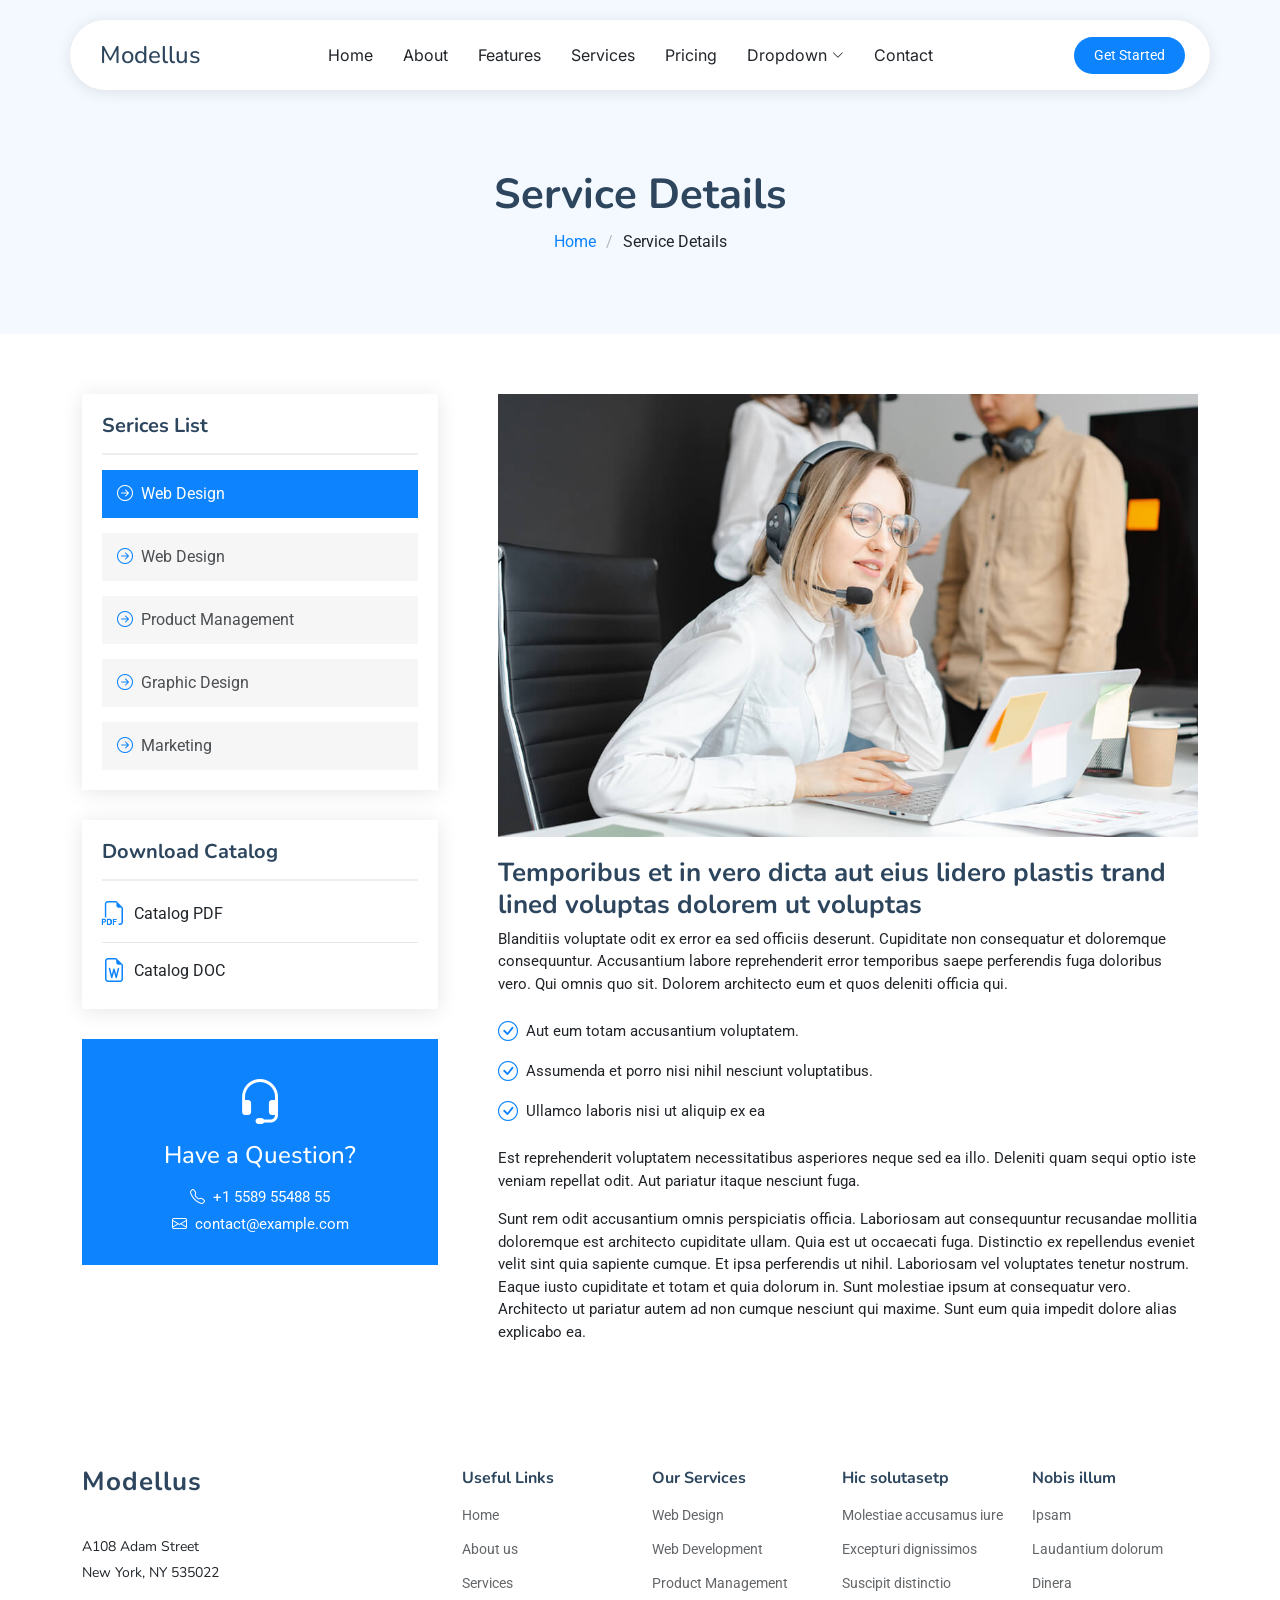
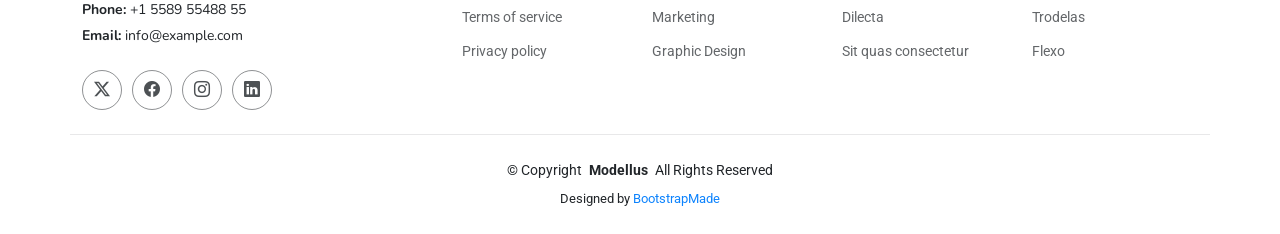
<file: service-details.html>
<!DOCTYPE html>
<html lang="en">

<head>
  <meta charset="utf-8">
  <meta content="width=device-width, initial-scale=1.0" name="viewport">
  <title>Modellus</title>
  <meta name="description" content="">
  <meta name="keywords" content="">

  <!-- Favicons -->
  <link href="assets/img/favicon.png" rel="icon">
  <link href="assets/img/apple-touch-icon.png" rel="apple-touch-icon">

  <!-- Fonts -->
  <link href="https://fonts.googleapis.com" rel="preconnect">
  <link href="https://fonts.gstatic.com" rel="preconnect" crossorigin>
  <link href="https://fonts.googleapis.com/css2?family=Roboto:ital,wght@0,100;0,300;0,400;0,500;0,700;0,900;1,100;1,300;1,400;1,500;1,700;1,900&family=Inter:wght@100;200;300;400;500;600;700;800;900&family=Nunito:ital,wght@0,200;0,300;0,400;0,500;0,600;0,700;0,800;0,900;1,200;1,300;1,400;1,500;1,600;1,700;1,800;1,900&display=swap" rel="stylesheet">

  <!-- Vendor CSS Files -->
  <link href="assets/vendor/bootstrap/css/bootstrap.min.css" rel="stylesheet">
  <link href="assets/vendor/bootstrap-icons/bootstrap-icons.css" rel="stylesheet">
  <link href="assets/vendor/aos/aos.css" rel="stylesheet">
  <link href="assets/vendor/glightbox/css/glightbox.min.css" rel="stylesheet">
  <link href="assets/vendor/swiper/swiper-bundle.min.css" rel="stylesheet">

  <!-- Main CSS File -->
  <link href="assets/css/main.css" rel="stylesheet">
</head>

<body class="service-details-page">

  <header id="header" class="header d-flex align-items-center fixed-top">
    <div class="header-container container-fluid container-xl position-relative d-flex align-items-center justify-content-between">

      <a href="index.html" class="logo d-flex align-items-center me-auto me-xl-0">
        <!-- Uncomment the line below if you also wish to use an image logo -->
        <!-- <img src="assets/img/logo.png" alt=""> -->
        <h1 class="sitename">Modellus</h1>
      </a>

      <nav id="navmenu" class="navmenu">
        <ul>
          <li><a href="#hero">Home</a></li>
          <li><a href="#about">About</a></li>
          <li><a href="#features">Features</a></li>
          <li><a href="#services">Services</a></li>
          <li><a href="#pricing">Pricing</a></li>
          <li class="dropdown"><a href="#"><span>Dropdown</span> <i class="bi bi-chevron-down toggle-dropdown"></i></a>
            <ul>
              <li><a href="#">Dropdown 1</a></li>
              <li class="dropdown"><a href="#"><span>Deep Dropdown</span> <i class="bi bi-chevron-down toggle-dropdown"></i></a>
                <ul>
                  <li><a href="#">Deep Dropdown 1</a></li>
                  <li><a href="#">Deep Dropdown 2</a></li>
                  <li><a href="#">Deep Dropdown 3</a></li>
                  <li><a href="#">Deep Dropdown 4</a></li>
                  <li><a href="#">Deep Dropdown 5</a></li>
                </ul>
              </li>
              <li><a href="#">Dropdown 2</a></li>
              <li><a href="#">Dropdown 3</a></li>
              <li><a href="#">Dropdown 4</a></li>
            </ul>
          </li>
          <li><a href="#contact">Contact</a></li>
        </ul>
        <i class="mobile-nav-toggle d-xl-none bi bi-list"></i>
      </nav>

      <a class="btn-getstarted" href="index.html#about">Get Started</a>

    </div>
  </header>

  <main class="main">

    <!-- Page Title -->
    <div class="page-title light-background">
      <div class="container">
        <h1>Service Details</h1>
        <nav class="breadcrumbs">
          <ol>
            <li><a href="index.html">Home</a></li>
            <li class="current">Service Details</li>
          </ol>
        </nav>
      </div>
    </div><!-- End Page Title -->

    <!-- Service Details Section -->
    <section id="service-details" class="service-details section">

      <div class="container">

        <div class="row gy-5">

          <div class="col-lg-4" data-aos="fade-up" data-aos-delay="100">

            <div class="service-box">
              <h4>Serices List</h4>
              <div class="services-list">
                <a href="#" class="active"><i class="bi bi-arrow-right-circle"></i><span>Web Design</span></a>
                <a href="#"><i class="bi bi-arrow-right-circle"></i><span>Web Design</span></a>
                <a href="#"><i class="bi bi-arrow-right-circle"></i><span>Product Management</span></a>
                <a href="#"><i class="bi bi-arrow-right-circle"></i><span>Graphic Design</span></a>
                <a href="#"><i class="bi bi-arrow-right-circle"></i><span>Marketing</span></a>
              </div>
            </div><!-- End Services List -->

            <div class="service-box">
              <h4>Download Catalog</h4>
              <div class="download-catalog">
                <a href="#"><i class="bi bi-filetype-pdf"></i><span>Catalog PDF</span></a>
                <a href="#"><i class="bi bi-file-earmark-word"></i><span>Catalog DOC</span></a>
              </div>
            </div><!-- End Services List -->

            <div class="help-box d-flex flex-column justify-content-center align-items-center">
              <i class="bi bi-headset help-icon"></i>
              <h4>Have a Question?</h4>
              <p class="d-flex align-items-center mt-2 mb-0"><i class="bi bi-telephone me-2"></i> <span>+1 5589 55488 55</span></p>
              <p class="d-flex align-items-center mt-1 mb-0"><i class="bi bi-envelope me-2"></i> <a href="mailto:contact@example.com">contact@example.com</a></p>
            </div>

          </div>

          <div class="col-lg-8 ps-lg-5" data-aos="fade-up" data-aos-delay="200">
            <img src="assets/img/services.jpg" alt="" class="img-fluid services-img">
            <h3>Temporibus et in vero dicta aut eius lidero plastis trand lined voluptas dolorem ut voluptas</h3>
            <p>
              Blanditiis voluptate odit ex error ea sed officiis deserunt. Cupiditate non consequatur et doloremque consequuntur. Accusantium labore reprehenderit error temporibus saepe perferendis fuga doloribus vero. Qui omnis quo sit. Dolorem architecto eum et quos deleniti officia qui.
            </p>
            <ul>
              <li><i class="bi bi-check-circle"></i> <span>Aut eum totam accusantium voluptatem.</span></li>
              <li><i class="bi bi-check-circle"></i> <span>Assumenda et porro nisi nihil nesciunt voluptatibus.</span></li>
              <li><i class="bi bi-check-circle"></i> <span>Ullamco laboris nisi ut aliquip ex ea</span></li>
            </ul>
            <p>
              Est reprehenderit voluptatem necessitatibus asperiores neque sed ea illo. Deleniti quam sequi optio iste veniam repellat odit. Aut pariatur itaque nesciunt fuga.
            </p>
            <p>
              Sunt rem odit accusantium omnis perspiciatis officia. Laboriosam aut consequuntur recusandae mollitia doloremque est architecto cupiditate ullam. Quia est ut occaecati fuga. Distinctio ex repellendus eveniet velit sint quia sapiente cumque. Et ipsa perferendis ut nihil. Laboriosam vel voluptates tenetur nostrum. Eaque iusto cupiditate et totam et quia dolorum in. Sunt molestiae ipsum at consequatur vero. Architecto ut pariatur autem ad non cumque nesciunt qui maxime. Sunt eum quia impedit dolore alias explicabo ea.
            </p>
          </div>

        </div>

      </div>

    </section><!-- /Service Details Section -->

  </main>

  <footer id="footer" class="footer">

    <div class="container footer-top">
      <div class="row gy-4">
        <div class="col-lg-4 col-md-6 footer-about">
          <a href="index.html" class="logo d-flex align-items-center">
            <span class="sitename">Modellus</span>
          </a>
          <div class="footer-contact pt-3">
            <p>A108 Adam Street</p>
            <p>New York, NY 535022</p>
            <p class="mt-3"><strong>Phone:</strong> <span>+1 5589 55488 55</span></p>
            <p><strong>Email:</strong> <span>info@example.com</span></p>
          </div>
          <div class="social-links d-flex mt-4">
            <a href=""><i class="bi bi-twitter-x"></i></a>
            <a href=""><i class="bi bi-facebook"></i></a>
            <a href=""><i class="bi bi-instagram"></i></a>
            <a href=""><i class="bi bi-linkedin"></i></a>
          </div>
        </div>

        <div class="col-lg-2 col-md-3 footer-links">
          <h4>Useful Links</h4>
          <ul>
            <li><a href="#">Home</a></li>
            <li><a href="#">About us</a></li>
            <li><a href="#">Services</a></li>
            <li><a href="#">Terms of service</a></li>
            <li><a href="#">Privacy policy</a></li>
          </ul>
        </div>

        <div class="col-lg-2 col-md-3 footer-links">
          <h4>Our Services</h4>
          <ul>
            <li><a href="#">Web Design</a></li>
            <li><a href="#">Web Development</a></li>
            <li><a href="#">Product Management</a></li>
            <li><a href="#">Marketing</a></li>
            <li><a href="#">Graphic Design</a></li>
          </ul>
        </div>

        <div class="col-lg-2 col-md-3 footer-links">
          <h4>Hic solutasetp</h4>
          <ul>
            <li><a href="#">Molestiae accusamus iure</a></li>
            <li><a href="#">Excepturi dignissimos</a></li>
            <li><a href="#">Suscipit distinctio</a></li>
            <li><a href="#">Dilecta</a></li>
            <li><a href="#">Sit quas consectetur</a></li>
          </ul>
        </div>

        <div class="col-lg-2 col-md-3 footer-links">
          <h4>Nobis illum</h4>
          <ul>
            <li><a href="#">Ipsam</a></li>
            <li><a href="#">Laudantium dolorum</a></li>
            <li><a href="#">Dinera</a></li>
            <li><a href="#">Trodelas</a></li>
            <li><a href="#">Flexo</a></li>
          </ul>
        </div>

      </div>
    </div>

    <div class="container copyright text-center mt-4">
      <p>© <span>Copyright</span> <strong class="px-1 sitename">Modellus</strong> <span>All Rights Reserved</span></p>
      <div class="credits">
        <!-- All the links in the footer should remain intact. -->
        <!-- You can delete the links only if you've purchased the pro version. -->
        <!-- Licensing information: https://bootstrapmade.com/license/ -->
        <!-- Purchase the pro version with working PHP/AJAX contact form: [buy-url] -->
        Designed by <a href="https://bootstrapmade.com/">BootstrapMade</a>
      </div>
    </div>

  </footer>

  <!-- Scroll Top -->
  <a href="#" id="scroll-top" class="scroll-top d-flex align-items-center justify-content-center"><i class="bi bi-arrow-up-short"></i></a>

  <!-- Vendor JS Files -->
  <script src="assets/vendor/bootstrap/js/bootstrap.bundle.min.js"></script>
  <script src="assets/vendor/php-email-form/validate.js"></script>
  <script src="assets/vendor/aos/aos.js"></script>
  <script src="assets/vendor/glightbox/js/glightbox.min.js"></script>
  <script src="assets/vendor/swiper/swiper-bundle.min.js"></script>
  <script src="assets/vendor/purecounter/purecounter_vanilla.js"></script>

  <!-- Main JS File -->
  <script src="assets/js/main.js"></script>

</body>

</html>
</file>
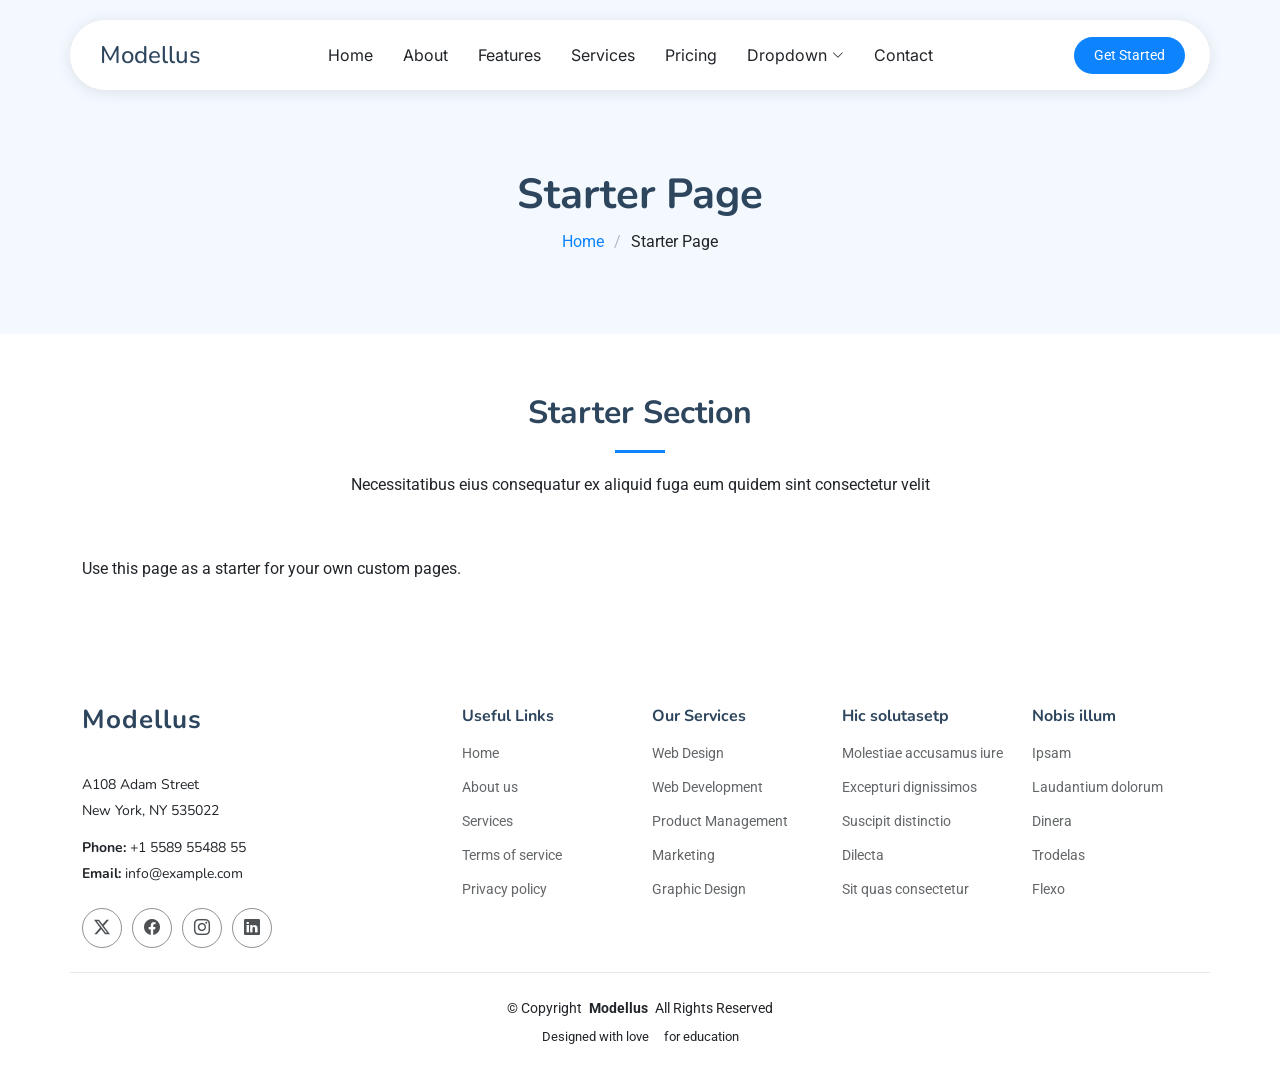
<file: starter-page.html>
<!DOCTYPE html>
<html lang="en">

<head>
  <meta charset="utf-8">
  <meta content="width=device-width, initial-scale=1.0" name="viewport">
  <title>Modellus</title>
  <meta name="description" content="">
  <meta name="keywords" content="">

  <!-- Favicons -->
  <link href="assets/img/favicon.png" rel="icon">
  <link href="assets/img/apple-touch-icon.png" rel="apple-touch-icon">

  <!-- Fonts -->
  <link href="https://fonts.googleapis.com" rel="preconnect">
  <link href="https://fonts.gstatic.com" rel="preconnect" crossorigin>
  <link href="https://fonts.googleapis.com/css2?family=Roboto:ital,wght@0,100;0,300;0,400;0,500;0,700;0,900;1,100;1,300;1,400;1,500;1,700;1,900&family=Inter:wght@100;200;300;400;500;600;700;800;900&family=Nunito:ital,wght@0,200;0,300;0,400;0,500;0,600;0,700;0,800;0,900;1,200;1,300;1,400;1,500;1,600;1,700;1,800;1,900&display=swap" rel="stylesheet">

  <!-- Vendor CSS Files -->
  <link href="assets/vendor/bootstrap/css/bootstrap.min.css" rel="stylesheet">
  <link href="assets/vendor/bootstrap-icons/bootstrap-icons.css" rel="stylesheet">
  <link href="assets/vendor/aos/aos.css" rel="stylesheet">
  <link href="assets/vendor/glightbox/css/glightbox.min.css" rel="stylesheet">
  <link href="assets/vendor/swiper/swiper-bundle.min.css" rel="stylesheet">

  <!-- Main CSS File -->
  <link href="assets/css/main.css" rel="stylesheet">
</head>

<body class="starter-page-page">

  <header id="header" class="header d-flex align-items-center fixed-top">
    <div class="header-container container-fluid container-xl position-relative d-flex align-items-center justify-content-between">

      <a href="index.html" class="logo d-flex align-items-center me-auto me-xl-0">
        <!-- Uncomment the line below if you also wish to use an image logo -->
        <!-- <img src="assets/img/logo.png" alt=""> -->
        <h1 class="sitename">Modellus</h1>
      </a>

      <nav id="navmenu" class="navmenu">
        <ul>
          <li><a href="#hero">Home</a></li>
          <li><a href="#about">About</a></li>
          <li><a href="#features">Features</a></li>
          <li><a href="#services">Services</a></li>
          <li><a href="#pricing">Pricing</a></li>
          <li class="dropdown"><a href="#"><span>Dropdown</span> <i class="bi bi-chevron-down toggle-dropdown"></i></a>
            <ul>
              <li><a href="#">Dropdown 1</a></li>
              <li class="dropdown"><a href="#"><span>Deep Dropdown</span> <i class="bi bi-chevron-down toggle-dropdown"></i></a>
                <ul>
                  <li><a href="#">Deep Dropdown 1</a></li>
                  <li><a href="#">Deep Dropdown 2</a></li>
                  <li><a href="#">Deep Dropdown 3</a></li>
                  <li><a href="#">Deep Dropdown 4</a></li>
                  <li><a href="#">Deep Dropdown 5</a></li>
                </ul>
              </li>
              <li><a href="#">Dropdown 2</a></li>
              <li><a href="#">Dropdown 3</a></li>
              <li><a href="#">Dropdown 4</a></li>
            </ul>
          </li>
          <li><a href="#contact">Contact</a></li>
        </ul>
        <i class="mobile-nav-toggle d-xl-none bi bi-list"></i>
      </nav>

      <a class="btn-getstarted" href="index.html#about">Get Started</a>

    </div>
  </header>

  <main class="main">

    <!-- Page Title -->
    <div class="page-title light-background">
      <div class="container">
        <h1>Starter Page</h1>
        <nav class="breadcrumbs">
          <ol>
            <li><a href="index.html">Home</a></li>
            <li class="current">Starter Page</li>
          </ol>
        </nav>
      </div>
    </div><!-- End Page Title -->

    <!-- Starter Section Section -->
    <section id="starter-section" class="starter-section section">

      <!-- Section Title -->
      <div class="container section-title" data-aos="fade-up">
        <h2>Starter Section</h2>
        <p>Necessitatibus eius consequatur ex aliquid fuga eum quidem sint consectetur velit</p>
      </div><!-- End Section Title -->

      <div class="container" data-aos="fade-up">
        <p>Use this page as a starter for your own custom pages.</p>
      </div>

    </section><!-- /Starter Section Section -->

  </main>

  <footer id="footer" class="footer">

    <div class="container footer-top">
      <div class="row gy-4">
        <div class="col-lg-4 col-md-6 footer-about">
          <a href="index.html" class="logo d-flex align-items-center">
            <span class="sitename">Modellus</span>
          </a>
          <div class="footer-contact pt-3">
            <p>A108 Adam Street</p>
            <p>New York, NY 535022</p>
            <p class="mt-3"><strong>Phone:</strong> <span>+1 5589 55488 55</span></p>
            <p><strong>Email:</strong> <span>info@example.com</span></p>
          </div>
          <div class="social-links d-flex mt-4">
            <a href=""><i class="bi bi-twitter-x"></i></a>
            <a href=""><i class="bi bi-facebook"></i></a>
            <a href=""><i class="bi bi-instagram"></i></a>
            <a href=""><i class="bi bi-linkedin"></i></a>
          </div>
        </div>

        <div class="col-lg-2 col-md-3 footer-links">
          <h4>Useful Links</h4>
          <ul>
            <li><a href="#">Home</a></li>
            <li><a href="#">About us</a></li>
            <li><a href="#">Services</a></li>
            <li><a href="#">Terms of service</a></li>
            <li><a href="#">Privacy policy</a></li>
          </ul>
        </div>

        <div class="col-lg-2 col-md-3 footer-links">
          <h4>Our Services</h4>
          <ul>
            <li><a href="#">Web Design</a></li>
            <li><a href="#">Web Development</a></li>
            <li><a href="#">Product Management</a></li>
            <li><a href="#">Marketing</a></li>
            <li><a href="#">Graphic Design</a></li>
          </ul>
        </div>

        <div class="col-lg-2 col-md-3 footer-links">
          <h4>Hic solutasetp</h4>
          <ul>
            <li><a href="#">Molestiae accusamus iure</a></li>
            <li><a href="#">Excepturi dignissimos</a></li>
            <li><a href="#">Suscipit distinctio</a></li>
            <li><a href="#">Dilecta</a></li>
            <li><a href="#">Sit quas consectetur</a></li>
          </ul>
        </div>

        <div class="col-lg-2 col-md-3 footer-links">
          <h4>Nobis illum</h4>
          <ul>
            <li><a href="#">Ipsam</a></li>
            <li><a href="#">Laudantium dolorum</a></li>
            <li><a href="#">Dinera</a></li>
            <li><a href="#">Trodelas</a></li>
            <li><a href="#">Flexo</a></li>
          </ul>
        </div>

      </div>
    </div>

    <div class="container copyright text-center mt-4">
      <p>© <span>Copyright</span> <strong class="px-1 sitename">Modellus</strong> <span>All Rights Reserved</span></p>
      <div class="credits">
        Designed with love &nbsp; <i class="fa-solid fa-heart fa-beat-fade" style="color: #b51a00;"></i> &nbsp; for education
      </div>
    </div>

  </footer>

  <!-- Scroll Top -->
  <a href="#" id="scroll-top" class="scroll-top d-flex align-items-center justify-content-center"><i class="bi bi-arrow-up-short"></i></a>

  <!-- Vendor JS Files -->
  <script src="assets/vendor/bootstrap/js/bootstrap.bundle.min.js"></script>
  <script src="assets/vendor/php-email-form/validate.js"></script>
  <script src="assets/vendor/aos/aos.js"></script>
  <script src="assets/vendor/glightbox/js/glightbox.min.js"></script>
  <script src="assets/vendor/swiper/swiper-bundle.min.js"></script>
  <script src="assets/vendor/purecounter/purecounter_vanilla.js"></script>

  <!-- Main JS File -->
  <script src="assets/js/main.js"></script>

</body>

</html>
</file>
<file: assets/css/main.css>
/* Fonts */
:root {
  --default-font: "Roboto",  system-ui, -apple-system, "Segoe UI", Roboto, "Helvetica Neue", Arial, "Noto Sans", "Liberation Sans", sans-serif, "Apple Color Emoji", "Segoe UI Emoji", "Segoe UI Symbol", "Noto Color Emoji";
  --heading-font: "Nunito",  sans-serif;
  --nav-font: "Inter",  sans-serif;
}

/* Global Colors - The following color variables are used throughout the website. Updating them here will change the color scheme of the entire website */
:root { 
  --background-color: #ffffff; /* Background color for the entire website, including individual sections */
  --default-color: #212529; /* Default color used for the majority of the text content across the entire website */
  --heading-color: #2d465e; /* Color for headings, subheadings and title throughout the website */
  --accent-color: #0d83fd; /* Accent color that represents your brand on the website. It's used for buttons, links, and other elements that need to stand out */
  --surface-color: #ffffff; /* The surface color is used as a background of boxed elements within sections, such as cards, icon boxes, or other elements that require a visual separation from the global background. */
  --contrast-color: #ffffff; /* Contrast color for text, ensuring readability against backgrounds of accent, heading, or default colors. */
}

/* Nav Menu Colors - The following color variables are used specifically for the navigation menu. They are separate from the global colors to allow for more customization options */
:root {
  --nav-color: #212529;  /* The default color of the main navmenu links */
  --nav-hover-color: #0d83fd; /* Applied to main navmenu links when they are hovered over or active */
  --nav-mobile-background-color: #ffffff; /* Used as the background color for mobile navigation menu */
  --nav-dropdown-background-color: #ffffff; /* Used as the background color for dropdown items that appear when hovering over primary navigation items */
  --nav-dropdown-color: #212529; /* Used for navigation links of the dropdown items in the navigation menu. */
  --nav-dropdown-hover-color: #0d83fd; /* Similar to --nav-hover-color, this color is applied to dropdown navigation links when they are hovered over. */
}

/* Color Presets - These classes override global colors when applied to any section or element, providing reuse of the sam color scheme. */

.light-background {
  --background-color: #f3f9ff;
  --surface-color: #ffffff;
}

.dark-background {
  --background-color: #0d83fd;
  --default-color: #ffffff;
  --heading-color: #ffffff;
  --surface-color: #409dfd;
  --contrast-color: #ffffff;
}

/* Smooth scroll */
:root {
  scroll-behavior: smooth;
}

/*--------------------------------------------------------------
# General Styling & Shared Classes
--------------------------------------------------------------*/
body {
  color: var(--default-color);
  background-color: var(--background-color);
  font-family: var(--default-font);
}

a {
  color: var(--accent-color);
  text-decoration: none;
  transition: 0.3s;
}

a:hover {
  color: color-mix(in srgb, var(--accent-color), transparent 25%);
  text-decoration: none;
}

h1,
h2,
h3,
h4,
h5,
h6 {
  color: var(--heading-color);
  font-family: var(--heading-font);
}

/* PHP Email Form Messages
------------------------------*/
.php-email-form .error-message {
  display: none;
  background: #df1529;
  color: #ffffff;
  text-align: left;
  padding: 15px;
  margin-bottom: 24px;
  font-weight: 600;
}

.php-email-form .sent-message {
  display: none;
  color: #ffffff;
  background: #059652;
  text-align: center;
  padding: 15px;
  margin-bottom: 24px;
  font-weight: 600;
}

.php-email-form .loading {
  display: none;
  background: var(--surface-color);
  text-align: center;
  padding: 15px;
  margin-bottom: 24px;
}

.php-email-form .loading:before {
  content: "";
  display: inline-block;
  border-radius: 50%;
  width: 24px;
  height: 24px;
  margin: 0 10px -6px 0;
  border: 3px solid var(--accent-color);
  border-top-color: var(--surface-color);
  animation: php-email-form-loading 1s linear infinite;
}

@keyframes php-email-form-loading {
  0% {
    transform: rotate(0deg);
  }

  100% {
    transform: rotate(360deg);
  }
}

/*--------------------------------------------------------------
# Global Header
--------------------------------------------------------------*/
.header {
  --background-color: rgba(255, 255, 255, 0);
  color: var(--default-color);
  background-color: var(--background-color);
  padding: 20px 0;
  transition: all 0.5s;
  z-index: 997;
}

.header .header-container {
  background: var(--surface-color);
  border-radius: 50px;
  padding: 5px 25px;
  box-shadow: 0px 2px 15px rgba(0, 0, 0, 0.1);
}

.scrolled .header .header-container {
  background: color-mix(in srgb, var(--surface-color), transparent 5%);
}

.header .logo {
  line-height: 1;
  padding-left: 5px;
}

.header .logo img {
  max-height: 36px;
  margin-right: 8px;
}

.header .logo h1 {
  font-size: 24px;
  margin: 0;
  font-weight: 500;
  color: var(--heading-color);
}

.header .btn-getstarted,
.header .btn-getstarted:focus {
  color: var(--contrast-color);
  background: var(--accent-color);
  font-size: 14px;
  padding: 8px 20px;
  margin: 0 0 0 30px;
  border-radius: 50px;
  transition: 0.3s;
}

.header .btn-getstarted:hover,
.header .btn-getstarted:focus:hover {
  color: var(--contrast-color);
  background: color-mix(in srgb, var(--accent-color), transparent 15%);
}

@media (max-width: 1200px) {
  .header {
    padding-top: 10px;
  }

  .header .header-container {
    margin-left: 10px;
    margin-right: 10px;
    padding: 10px 5px 10px 15px;
  }

  .header .logo {
    order: 1;
  }

  .header .btn-getstarted {
    order: 2;
    margin: 0 10px 0 0;
    padding: 6px 15px;
  }

  .header .navmenu {
    order: 3;
  }
}

/*--------------------------------------------------------------
# Navigation Menu
--------------------------------------------------------------*/
/* Navmenu - Desktop */
@media (min-width: 1200px) {
  .navmenu {
    padding: 0;
  }

  .navmenu ul {
    margin: 0;
    padding: 0;
    display: flex;
    list-style: none;
    align-items: center;
  }

  .navmenu li {
    position: relative;
  }

  .navmenu a,
  .navmenu a:focus {
    color: var(--nav-color);
    padding: 18px 15px;
    font-size: 16px;
    font-family: var(--nav-font);
    font-weight: 400;
    display: flex;
    align-items: center;
    justify-content: space-between;
    white-space: nowrap;
    transition: 0.3s;
  }

  .navmenu a i,
  .navmenu a:focus i {
    font-size: 12px;
    line-height: 0;
    margin-left: 5px;
    transition: 0.3s;
  }

  .navmenu li:last-child a {
    padding-right: 0;
  }

  .navmenu li:hover>a,
  .navmenu .active,
  .navmenu .active:focus {
    color: var(--nav-hover-color);
  }

  .navmenu .dropdown ul {
    margin: 0;
    padding: 10px 0;
    background: var(--nav-dropdown-background-color);
    display: block;
    position: absolute;
    visibility: hidden;
    left: 14px;
    top: 130%;
    opacity: 0;
    transition: 0.3s;
    border-radius: 4px;
    z-index: 99;
    box-shadow: 0px 0px 30px rgba(0, 0, 0, 0.1);
  }

  .navmenu .dropdown ul li {
    min-width: 200px;
  }

  .navmenu .dropdown ul a {
    padding: 10px 20px;
    font-size: 15px;
    text-transform: none;
    color: var(--nav-dropdown-color);
  }

  .navmenu .dropdown ul a i {
    font-size: 12px;
  }

  .navmenu .dropdown ul a:hover,
  .navmenu .dropdown ul .active:hover,
  .navmenu .dropdown ul li:hover>a {
    color: var(--nav-dropdown-hover-color);
  }

  .navmenu .dropdown:hover>ul {
    opacity: 1;
    top: 100%;
    visibility: visible;
  }

  .navmenu .dropdown .dropdown ul {
    top: 0;
    left: -90%;
    visibility: hidden;
  }

  .navmenu .dropdown .dropdown:hover>ul {
    opacity: 1;
    top: 0;
    left: -100%;
    visibility: visible;
  }
}

/* Navmenu - Mobile */
@media (max-width: 1199px) {
  .mobile-nav-toggle {
    color: var(--nav-color);
    font-size: 28px;
    line-height: 0;
    margin-right: 10px;
    cursor: pointer;
    transition: color 0.3s;
  }

  .navmenu {
    padding: 0;
    z-index: 9997;
  }

  .navmenu ul {
    display: none;
    list-style: none;
    position: absolute;
    inset: 60px 20px 20px 20px;
    padding: 10px 0;
    margin: 0;
    border-radius: 6px;
    background-color: var(--nav-mobile-background-color);
    overflow-y: auto;
    transition: 0.3s;
    z-index: 9998;
    box-shadow: 0px 0px 30px rgba(0, 0, 0, 0.1);
  }

  .navmenu a,
  .navmenu a:focus {
    color: var(--nav-dropdown-color);
    padding: 10px 20px;
    font-family: var(--nav-font);
    font-size: 17px;
    font-weight: 500;
    display: flex;
    align-items: center;
    justify-content: space-between;
    white-space: nowrap;
    transition: 0.3s;
  }

  .navmenu a i,
  .navmenu a:focus i {
    font-size: 12px;
    line-height: 0;
    margin-left: 5px;
    width: 30px;
    height: 30px;
    display: flex;
    align-items: center;
    justify-content: center;
    border-radius: 50%;
    transition: 0.3s;
    background-color: color-mix(in srgb, var(--accent-color), transparent 90%);
  }

  .navmenu a i:hover,
  .navmenu a:focus i:hover {
    background-color: var(--accent-color);
    color: var(--contrast-color);
  }

  .navmenu a:hover,
  .navmenu .active,
  .navmenu .active:focus {
    color: var(--nav-dropdown-hover-color);
  }

  .navmenu .active i,
  .navmenu .active:focus i {
    background-color: var(--accent-color);
    color: var(--contrast-color);
    transform: rotate(180deg);
  }

  .navmenu .dropdown ul {
    position: static;
    display: none;
    z-index: 99;
    padding: 10px 0;
    margin: 10px 20px;
    background-color: var(--nav-dropdown-background-color);
    border: 1px solid color-mix(in srgb, var(--default-color), transparent 90%);
    box-shadow: none;
    transition: all 0.5s ease-in-out;
  }

  .navmenu .dropdown ul ul {
    background-color: rgba(33, 37, 41, 0.1);
  }

  .navmenu .dropdown>.dropdown-active {
    display: block;
    background-color: rgba(33, 37, 41, 0.03);
  }

  .mobile-nav-active {
    overflow: hidden;
  }

  .mobile-nav-active .mobile-nav-toggle {
    color: #fff;
    position: absolute;
    font-size: 32px;
    top: 15px;
    right: 15px;
    margin-right: 0;
    z-index: 9999;
  }

  .mobile-nav-active .navmenu {
    position: fixed;
    overflow: hidden;
    inset: 0;
    background: rgba(33, 37, 41, 0.8);
    transition: 0.3s;
  }

  .mobile-nav-active .navmenu>ul {
    display: block;
  }
}

/*--------------------------------------------------------------
# Global Footer
--------------------------------------------------------------*/
.footer {
  color: var(--default-color);
  background-color: var(--background-color);
  font-size: 14px;
  position: relative;
}

.footer .footer-top {
  padding-top: 50px;
}

.footer .footer-about .logo {
  line-height: 1;
  margin-bottom: 25px;
}

.footer .footer-about .logo img {
  max-height: 40px;
  margin-right: 6px;
}

.footer .footer-about .logo span {
  color: var(--heading-color);
  font-family: var(--heading-font);
  font-size: 26px;
  font-weight: 700;
  letter-spacing: 1px;
}

.footer .footer-about p {
  font-size: 14px;
  font-family: var(--heading-font);
}

.footer .social-links a {
  display: flex;
  align-items: center;
  justify-content: center;
  width: 40px;
  height: 40px;
  border-radius: 50%;
  border: 1px solid color-mix(in srgb, var(--default-color), transparent 50%);
  font-size: 16px;
  color: color-mix(in srgb, var(--default-color), transparent 20%);
  margin-right: 10px;
  transition: 0.3s;
}

.footer .social-links a:hover {
  color: var(--accent-color);
  border-color: var(--accent-color);
}

.footer h4 {
  font-size: 16px;
  font-weight: bold;
  position: relative;
  padding-bottom: 12px;
}

.footer .footer-links {
  margin-bottom: 30px;
}

.footer .footer-links ul {
  list-style: none;
  padding: 0;
  margin: 0;
}

.footer .footer-links ul i {
  padding-right: 2px;
  font-size: 12px;
  line-height: 0;
}

.footer .footer-links ul li {
  padding: 10px 0;
  display: flex;
  align-items: center;
}

.footer .footer-links ul li:first-child {
  padding-top: 0;
}

.footer .footer-links ul a {
  color: color-mix(in srgb, var(--default-color), transparent 30%);
  display: inline-block;
  line-height: 1;
}

.footer .footer-links ul a:hover {
  color: var(--accent-color);
}

.footer .footer-contact p {
  margin-bottom: 5px;
}

.footer .copyright {
  padding: 25px 0;
  border-top: 1px solid color-mix(in srgb, var(--default-color), transparent 90%);
}

.footer .copyright p {
  margin-bottom: 0;
}

.footer .credits {
  margin-top: 8px;
  font-size: 13px;
}

/*--------------------------------------------------------------
# Scroll Top Button
--------------------------------------------------------------*/
.scroll-top {
  position: fixed;
  visibility: hidden;
  opacity: 0;
  right: 15px;
  bottom: -15px;
  z-index: 99999;
  background-color: var(--accent-color);
  width: 44px;
  height: 44px;
  border-radius: 50px;
  transition: all 0.4s;
}

.scroll-top i {
  font-size: 24px;
  color: var(--contrast-color);
  line-height: 0;
}

.scroll-top:hover {
  background-color: color-mix(in srgb, var(--accent-color), transparent 20%);
  color: var(--contrast-color);
}

.scroll-top.active {
  visibility: visible;
  opacity: 1;
  bottom: 15px;
}

/*--------------------------------------------------------------
# Disable aos animation delay on mobile devices
--------------------------------------------------------------*/
@media screen and (max-width: 768px) {
  [data-aos-delay] {
    transition-delay: 0 !important;
  }
}

/*--------------------------------------------------------------
# Global Page Titles & Breadcrumbs
--------------------------------------------------------------*/
.page-title {
  color: var(--default-color);
  background-color: var(--background-color);
  padding: 170px 0 80px 0;
  text-align: center;
  position: relative;
}

.page-title h1 {
  font-size: 42px;
  font-weight: 700;
  margin-bottom: 10px;
}

.page-title .breadcrumbs ol {
  display: flex;
  flex-wrap: wrap;
  list-style: none;
  justify-content: center;
  padding: 0;
  margin: 0;
  font-size: 16px;
  font-weight: 400;
}

.page-title .breadcrumbs ol li+li {
  padding-left: 10px;
}

.page-title .breadcrumbs ol li+li::before {
  content: "/";
  display: inline-block;
  padding-right: 10px;
  color: color-mix(in srgb, var(--default-color), transparent 70%);
}

/*--------------------------------------------------------------
# Global Sections
--------------------------------------------------------------*/
section,
.section {
  color: var(--default-color);
  background-color: var(--background-color);
  padding: 60px 0;
  scroll-margin-top: 90px;
  overflow: clip;
}

@media (max-width: 1199px) {

  section,
  .section {
    scroll-margin-top: 66px;
  }
}

/*--------------------------------------------------------------
# Global Section Titles
--------------------------------------------------------------*/
.section-title {
  text-align: center;
  padding-bottom: 60px;
  position: relative;
}

.section-title h2 {
  font-size: 32px;
  font-weight: 700;
  margin-bottom: 20px;
  padding-bottom: 20px;
  position: relative;
}

.section-title h2:after {
  content: "";
  position: absolute;
  display: block;
  width: 50px;
  height: 3px;
  background: var(--accent-color);
  left: 0;
  right: 0;
  bottom: 0;
  margin: auto;
}

.section-title p {
  margin-bottom: 0;
}

/*--------------------------------------------------------------
# Hero Section
--------------------------------------------------------------*/
.hero {
  position: relative;
  padding-top: 160px;
  background: linear-gradient(135deg, color-mix(in srgb, var(--accent-color), transparent 95%) 50%, color-mix(in srgb, var(--accent-color), transparent 98%) 25%, transparent 50%);
}

.hero::before {
  content: "";
  position: absolute;
  top: 0;
  left: 0;
  width: 100%;
  height: 100%;
  background: radial-gradient(circle at 90% 10%, color-mix(in srgb, var(--accent-color), transparent 92%), transparent 40%);
  pointer-events: none;
}

.hero .hero-content {
  position: relative;
  z-index: 1;
}

.hero .hero-content h1 {
  font-size: 3.5rem;
  font-weight: 700;
  line-height: 1.2;
  margin-bottom: 1.5rem;
}

.hero .hero-content h1 .accent-text {
  color: var(--accent-color);
}

@media (max-width: 992px) {
  .hero .hero-content {
    text-align: center;
    margin-bottom: 3rem;
  }

  .hero .hero-content h1 {
    font-size: 2.5rem;
  }

  .hero .hero-content .hero-buttons {
    justify-content: center;
  }
}

@media (max-width: 575px) {
  .hero .hero-content h1 {
    font-size: 2rem;
  }
}

.hero .company-badge {
  display: inline-flex;
  align-items: center;
  padding: 0.5rem 1rem;
  background-color: color-mix(in srgb, var(--accent-color), transparent 92%);
  border-radius: 50px;
  color: var(--accent-color);
  font-weight: 500;
}

.hero .company-badge i {
  font-size: 1.25rem;
}

.hero .btn-primary {
  background-color: var(--accent-color);
  border-color: var(--accent-color);
  color: var(--contrast-color);
  padding: 0.75rem 2.5rem;
  border-radius: 50px;
  font-weight: 500;
  transition: all 0.3s ease;
}

.hero .btn-primary:hover {
  background-color: color-mix(in srgb, var(--accent-color), black 20%);
  border-color: color-mix(in srgb, var(--accent-color), black 20%);
}

.hero .btn-link {
  color: var(--heading-color);
  text-decoration: none;
  font-weight: 500;
  transition: all 0.3s ease;
}

.hero .btn-link:hover {
  color: var(--accent-color);
}

.hero .btn-link i {
  font-size: 1.5rem;
  vertical-align: middle;
}

.hero .hero-image {
  position: relative;
  text-align: center;
  z-index: 1;
}

.hero .hero-image img {
  max-width: 100%;
  height: auto;
}

.hero .customers-badge {
  position: absolute;
  bottom: 10px;
  right: 30px;
  background-color: var(--surface-color);
  padding: 1rem;
  border-radius: 10px;
  box-shadow: 0 5px 20px rgba(0, 0, 0, 0.1);
  max-width: 300px;
  animation: float-badge 3s ease-in-out infinite;
  will-change: transform;
}

.hero .customers-badge .customer-avatars {
  display: flex;
  align-items: center;
  margin-bottom: 0.5rem;
}

.hero .customers-badge .avatar {
  width: 35px;
  height: 35px;
  border-radius: 50%;
  border: 2px solid var(--surface-color);
  margin-left: -8px;
}

.hero .customers-badge .avatar:first-child {
  margin-left: 0;
}

.hero .customers-badge .avatar.more {
  background-color: var(--accent-color);
  color: var(--contrast-color);
  display: flex;
  align-items: center;
  justify-content: center;
  font-size: 0.75rem;
  font-weight: 600;
}

.hero .customers-badge p {
  font-size: 0.875rem;
  color: color-mix(in srgb, var(--default-color), transparent 40%);
}

@media (max-width: 992px) {
  .hero .customers-badge {
    position: static;
    margin: 1rem auto;
    max-width: 250px;
  }
}

.hero .stats-row {
  position: relative;
  z-index: 1;
  margin-top: 5rem;
  background-color: var(--surface-color);
  border-radius: 20px;
  box-shadow: 0 5px 15px rgba(0, 0, 0, 0.05);
  padding-bottom: 2rem;
}

.hero .stat-item {
  display: flex;
  align-items: center;
  gap: 1rem;
  padding: 2rem;
}

.hero .stat-item .stat-icon {
  flex-shrink: 0;
  width: 64px;
  height: 64px;
  display: flex;
  align-items: center;
  justify-content: center;
  background-color: color-mix(in srgb, var(--accent-color), transparent 92%);
  color: var(--accent-color);
  border-radius: 50px;
  transition: 0.3s;
}

.hero .stat-item .stat-icon i {
  font-size: 1.5rem;
  color: var(--accent-color);
}

.hero .stat-item:hover .stat-icon {
  background-color: var(--accent-color);
}

.hero .stat-item:hover .stat-icon i {
  color: var(--contrast-color);
}

.hero .stat-item .stat-content {
  flex-grow: 1;
}

.hero .stat-item .stat-content h4 {
  font-size: 1.25rem;
  margin-bottom: 0.25rem;
  font-weight: 600;
}

.hero .stat-item .stat-content p {
  font-size: 0.875rem;
  color: color-mix(in srgb, var(--default-color), transparent 40%);
  margin: 0;
}

@media (max-width: 575px) {
  .hero .stat-item {
    padding: 1.5rem;
  }
}

@keyframes float-badge {
  0% {
    transform: translateY(0);
  }

  50% {
    transform: translateY(-10px);
  }

  100% {
    transform: translateY(0);
  }
}

/*--------------------------------------------------------------
# About Section
--------------------------------------------------------------*/
.about .about-meta {
  color: var(--accent-color);
  font-weight: 600;
  margin-bottom: 1rem;
  display: inline-block;
}

.about .about-title {
  font-size: 1.75rem;
  margin-bottom: 1rem;
  line-height: 1.2;
  font-weight: 700;
}

@media (max-width: 992px) {
  .about .about-title {
    font-size: 2rem;
  }
}

.about .about-description {
  margin-bottom: 2rem;
  color: color-mix(in srgb, var(--default-color), transparent 20%);
}

.about .feature-list-wrapper {
  margin-bottom: 2rem;
}

.about .feature-list {
  list-style: none;
  padding: 0;
  margin: 0;
}

.about .feature-list li {
  display: flex;
  align-items: center;
  gap: 0.75rem;
  margin-bottom: 1rem;
  font-size: 0.85rem;
}

.about .feature-list li i {
  color: var(--accent-color);
  font-size: 1.25rem;
}

.about .profile .profile-image {
  width: 60px;
  height: 60px;
  border-radius: 50%;
  object-fit: cover;
}

.about .profile .profile-name {
  font-size: 1.125rem;
  margin: 0;
}

.about .profile .profile-position {
  color: var(--accent-color);
  margin: 0;
  font-size: 0.875rem;
}

.about .contact-info {
  padding: 1rem 1.5rem;
  background-color: var(--surface-color);
  border-radius: 0.5rem;
  box-shadow: 0 0 15px rgba(0, 0, 0, 0.06);
}

.about .contact-info i {
  color: var(--accent-color);
  font-size: 1.5rem;
}

.about .contact-info .contact-label {
  color: color-mix(in srgb, var(--default-color), transparent 30%);
  font-size: 0.875rem;
  margin: 0;
}

.about .contact-info .contact-number {
  font-weight: 600;
  font-size: 0.875rem;
  margin: 0;
}

.about .image-wrapper {
  position: relative;
}

@media (max-width: 992px) {
  .about .image-wrapper {
    padding-left: 0;
    margin-top: 3rem;
    display: flex;
    flex-direction: column;
    gap: 2rem;
  }
}

@media (max-width: 992px) {
  .about .image-wrapper .images {
    display: flex;
    flex-direction: column;
    gap: 1.5rem;
  }
}

@media (max-width: 992px) {
  .about .image-wrapper .main-image {
    margin-left: 0;
  }
}

.about .image-wrapper .small-image {
  position: absolute;
  top: 20%;
  left: -10%;
  width: 45%;
  border: 8px solid var(--surface-color);
}

@media (max-width: 992px) {
  .about .image-wrapper .small-image {
    position: static;
    width: 100%;
    margin: 0 auto;
    border: 0;
  }
}

.about .image-wrapper .experience-badge {
  position: absolute;
  bottom: 5%;
  right: 5%;
  background-color: var(--accent-color);
  color: var(--contrast-color);
  padding: 1.5rem;
  border-radius: 0.5rem;
  text-align: center;
  min-width: 200px;
  animation: experience-float 3s ease-in-out infinite;
}

@media (max-width: 992px) {
  .about .image-wrapper .experience-badge {
    position: static;
    width: fit-content;
    margin: 0 auto;
  }
}

.about .image-wrapper .experience-badge h3 {
  color: var(--contrast-color);
  font-size: 2.5rem;
  margin: 0;
  line-height: 0.5;
}

.about .image-wrapper .experience-badge h3 span {
  font-size: 1rem;
  display: inline-block;
  margin-left: 0.25rem;
}

.about .image-wrapper .experience-badge p {
  margin: 0.5rem 0 0;
  font-size: 0.875rem;
}

@keyframes experience-float {
  0% {
    transform: translateY(0);
  }

  50% {
    transform: translateY(-10px);
  }

  100% {
    transform: translateY(0);
  }
}

/*--------------------------------------------------------------
# Features Section
--------------------------------------------------------------*/
.features .nav-tabs {
  border: 0;
  background-color: color-mix(in srgb, var(--default-color), transparent 96%);
  display: inline-flex;
  align-items: center;
  justify-content: center;
  border-radius: 50px;
  padding: 6px;
  width: auto;
}

.features .nav-item {
  margin: 0;
  padding: 0 5px 0 0;
}

.features .nav-item:last-child {
  padding-right: 0;
}

.features .nav-link {
  background-color: none;
  color: var(--heading-color);
  padding: 10px 30px;
  transition: 0.3s;
  border-radius: 50px;
  display: flex;
  align-items: center;
  justify-content: center;
  cursor: pointer;
  height: 100%;
  border: 0;
  margin: 0;
}

@media (max-width: 468px) {
  .features .nav-link {
    padding: 8px 20px;
  }
}

.features .nav-link i {
  padding-right: 15px;
  font-size: 48px;
}

.features .nav-link h4 {
  font-size: 14px;
  font-weight: 500;
  margin: 0;
}

.features .nav-link:hover {
  border-color: color-mix(in srgb, var(--default-color), transparent 80%);
}

.features .nav-link:hover h4 {
  color: var(--accent-color);
}

.features .nav-link.active {
  background-color: var(--accent-color);
  border-color: var(--accent-color);
}

.features .nav-link.active h4 {
  color: var(--contrast-color);
}

.features .tab-content {
  margin-top: 30px;
}

.features .tab-pane h3 {
  color: var(--heading-color);
  font-weight: 700;
  font-size: 32px;
  position: relative;
  margin-bottom: 20px;
  padding-bottom: 20px;
}

.features .tab-pane h3:after {
  content: "";
  position: absolute;
  display: block;
  width: 60px;
  height: 3px;
  background: var(--accent-color);
  left: 0;
  bottom: 0;
}

.features .tab-pane ul {
  list-style: none;
  padding: 0;
}

.features .tab-pane ul li {
  padding-top: 10px;
}

.features .tab-pane ul i {
  font-size: 20px;
  padding-right: 4px;
  color: var(--accent-color);
}

.features .tab-pane p:last-child {
  margin-bottom: 0;
}

/*--------------------------------------------------------------
# Features Cards Section
--------------------------------------------------------------*/
.features-cards {
  --default-color: #555;
  --heading-color: #333;
}

.features-cards .feature-box {
  height: 100%;
  padding: 40px 30px;
  border-radius: 10px;
}

.features-cards .feature-box i {
  font-size: 44px;
  display: inline-block;
  line-height: 0;
  color: var(--accent-color);
  margin-bottom: 20px;
}

.features-cards .feature-box h4 {
  font-size: 20px;
  font-weight: 700;
  margin: 0 0 10px 0;
}

.features-cards .feature-box p {
  font-size: 15px;
  margin-bottom: 0;
}

.features-cards .feature-box.orange {
  background-color: #fff3e2;
}

.features-cards .feature-box.orange i {
  color: #edb86e;
}

.features-cards .feature-box.blue {
  background-color: #deedfd;
}

.features-cards .feature-box.blue i {
  color: #20a5f8;
}

.features-cards .feature-box.green {
  background-color: #d5f1e4;
}

.features-cards .feature-box.green i {
  color: #48c88a;
}

.features-cards .feature-box.purple {
  background-color: #fdedfc;
}

.features-cards .feature-box.purple i {
  color: #f284e3;
}

/*--------------------------------------------------------------
# Features 2 Section
--------------------------------------------------------------*/
.features-2 .feature-item .feature-icon {
  width: 60px;
  height: 60px;
  display: flex;
  align-items: center;
  justify-content: center;
  border-radius: 50%;
  background-color: color-mix(in srgb, var(--accent-color), transparent 92%);
}

.features-2 .feature-item .feature-icon i {
  font-size: 24px;
  color: var(--accent-color);
}

.features-2 .feature-item .feature-content h3 {
  font-size: 20px;
  font-weight: 600;
  margin-bottom: 10px;
}

.features-2 .feature-item .feature-content p {
  color: color-mix(in srgb, var(--default-color), transparent 25%);
  font-size: 15px;
  margin-bottom: 0;
}

.features-2 .phone-mockup {
  position: relative;
  padding: 30px 0;
}

.features-2 .phone-mockup img {
  max-width: 300px;
  height: auto;
  filter: drop-shadow(0 5px 15px rgba(0, 0, 0, 0.1));
}

@media (max-width: 991.98px) {
  .features-2 .feature-item {
    text-align: center !important;
    margin-bottom: 2rem;
  }

  .features-2 .feature-item .d-flex {
    flex-direction: column;
    text-align: center;
    justify-content: center !important;
  }

  .features-2 .phone-mockup {
    margin: 3rem 0;
  }
}

/*--------------------------------------------------------------
# Call To Action Section
--------------------------------------------------------------*/
.call-to-action .container {
  background: var(--accent-color);
  color: var(--contrast-color);
  position: relative;
  overflow: hidden;
  border-radius: 1rem;
  padding: 4rem 2rem;
}

.call-to-action .content h2,
.call-to-action .content p {
  color: var(--contrast-color);
  position: relative;
  z-index: 2;
}

.call-to-action .btn-cta {
  background-color: color-mix(in srgb, var(--contrast-color) 15%, transparent);
  color: var(--contrast-color);
  padding: 12px 40px;
  border-radius: 50px;
  transition: all 0.3s ease;
  border: 2px solid var(--contrast-color);
  position: relative;
  z-index: 2;
}

.call-to-action .btn-cta:hover {
  background-color: var(--contrast-color);
  color: var(--accent-color);
}

.call-to-action .shape {
  position: absolute;
  pointer-events: none;
  z-index: 1;
}

.call-to-action .shape svg {
  width: 100%;
  height: 100%;
}

.call-to-action .shape svg path {
  fill: color-mix(in srgb, var(--contrast-color) 50%, transparent);
}

.call-to-action .shape-1 {
  width: 300px;
  height: 300px;
  top: -100px;
  right: -50px;
  opacity: 0.1;
  transform: rotate(45deg);
  animation: shapes-float 3s ease-in-out infinite;
}

.call-to-action .shape-2 {
  width: 200px;
  height: 200px;
  bottom: -50px;
  left: -50px;
  opacity: 0.15;
  transform: rotate(-15deg);
  animation: shapes-float 4s ease-in-out infinite;
}

.call-to-action .shape-3 {
  width: 150px;
  height: 150px;
  top: 20%;
  right: 15%;
  opacity: 0.08;
  transform: rotate(15deg);
}

.call-to-action .dots {
  position: absolute;
  pointer-events: none;
  z-index: 1;
  color: var(--contrast-color);
}

.call-to-action .dots svg {
  width: 100%;
  height: 100%;
}

.call-to-action .dots-1 {
  width: 200px;
  height: 200px;
  top: -30px;
  left: 10%;
  opacity: 0.1;
  transform: rotate(15deg);
  animation: shapes-float 4s ease-in-out infinite;
}

.call-to-action .dots-2 {
  width: 150px;
  height: 150px;
  bottom: 20px;
  right: 15%;
  opacity: 0.15;
  transform: rotate(-10deg);
}

@keyframes shapes-float {

  0%,
  100% {
    transform: scale(0.8) rotate(45deg) translateY(0);
  }

  50% {
    transform: scale(0.8) rotate(45deg) translateY(-20px);
  }
}

@media (max-width: 992px) {
  .call-to-action .container {
    padding: 3rem 1.5rem;
  }

  .call-to-action .shape-1 {
    width: 200px;
    height: 200px;
  }

  .call-to-action .shape-2 {
    width: 150px;
    height: 150px;
  }

  .call-to-action .shape-3 {
    width: 100px;
    height: 100px;
  }

  .call-to-action .dots-1 {
    width: 150px;
    height: 150px;
  }

  .call-to-action .dots-2 {
    width: 120px;
    height: 120px;
  }

  .call-to-action .dots-3 {
    width: 80px;
    height: 80px;
  }
}

@media (max-width: 575px) {
  .call-to-action .container {
    border-radius: 0;
  }
}

/*--------------------------------------------------------------
# Clients Section
--------------------------------------------------------------*/
.clients .swiper-slide img {
  opacity: 0.5;
  transition: 0.3s;
  filter: grayscale(100);
}

.clients .swiper-slide img:hover {
  filter: none;
  opacity: 1;
}

.clients .swiper-wrapper {
  height: auto;
}

.clients .swiper-pagination {
  margin-top: 20px;
  position: relative;
}

.clients .swiper-pagination .swiper-pagination-bullet {
  width: 12px;
  height: 12px;
  opacity: 1;
  background-color: color-mix(in srgb, var(--default-color), transparent 80%);
}

.clients .swiper-pagination .swiper-pagination-bullet-active {
  background-color: var(--accent-color);
}

/*--------------------------------------------------------------
# Testimonials Section
--------------------------------------------------------------*/
.testimonials .testimonial-item {
  background-color: var(--surface-color);
  box-shadow: 0px 2px 30px rgba(0, 0, 0, 0.08);
  padding: 30px;
  position: relative;
  height: 100%;
}

.testimonials .testimonial-item .testimonial-img {
  width: 90px;
  border-radius: 50px;
  border: 6px solid var(--background-color);
  float: left;
  margin: 0 10px 0 0;
}

.testimonials .testimonial-item h3 {
  font-size: 18px;
  font-weight: bold;
  margin: 10px 0 5px 0;
}

.testimonials .testimonial-item h4 {
  font-size: 14px;
  color: color-mix(in srgb, var(--default-color), transparent 20%);
  margin: 0;
}

.testimonials .testimonial-item .stars {
  margin: 10px 0;
}

.testimonials .testimonial-item .stars i {
  color: #ffc107;
  margin: 0 1px;
}

.testimonials .testimonial-item .fa-quote-left,
.testimonials .testimonial-item .fa-quote-right {
  color: color-mix(in srgb, var(--accent-color), transparent 50%);
  font-size: 26px;
  line-height: 0;
}

.testimonials .testimonial-item .fa-quote-left {
  display: inline-block;
  left: -5px;
  position: relative;
}

.testimonials .testimonial-item .fa-quote-right {
  display: inline-block;
  right: -5px;
  position: relative;
  top: 10px;
  transform: scale(-1, -1);
}

.testimonials .testimonial-item p {
  font-style: italic;
  margin: 15px 0 0 0;
  padding: 0;
}

/*--------------------------------------------------------------
# Stats Section
--------------------------------------------------------------*/
.stats .stats-item {
  padding: 30px;
  width: 100%;
}

.stats .stats-item span {
  color: var(--heading-color);
  font-size: 48px;
  display: block;
  font-weight: 700;
  margin-bottom: 20px;
  padding-bottom: 20px;
  position: relative;
}

.stats .stats-item span:after {
  content: "";
  position: absolute;
  display: block;
  width: 25px;
  height: 3px;
  background: var(--accent-color);
  left: 0;
  right: 0;
  bottom: 0;
  margin: auto;
}

.stats .stats-item p {
  color: color-mix(in srgb, var(--default-color), transparent 40%);
  padding: 0;
  margin: 0;
  font-family: var(--heading-font);
  font-weight: 500;
}

/*--------------------------------------------------------------
# Services Section
--------------------------------------------------------------*/
.services .service-card {
  height: 100%;
  padding: 30px;
  background: var(--surface-color);
  border-radius: 10px;
  transition: all 0.3s ease;
}

.services .service-card:hover {
  box-shadow: 0 0 15px rgba(0, 0, 0, 0.08);
}

.services .service-card:hover .icon {
  background: var(--accent-color);
  color: var(--contrast-color);
}

.services .service-card:hover .read-more {
  color: color-mix(in srgb, var(--accent-color), transparent 25%);
}

.services .service-card .icon {
  width: 60px;
  height: 60px;
  margin-right: 30px;
  background: color-mix(in srgb, var(--accent-color), transparent 90%);
  display: flex;
  align-items: center;
  justify-content: center;
  border-radius: 8px;
  color: var(--accent-color);
  font-size: 28px;
  transition: all 0.3s ease;
  line-height: 1;
}

.services .service-card h3 {
  font-size: 22px;
  font-weight: 700;
  margin-bottom: 15px;
}

.services .service-card p {
  margin-bottom: 25px;
  color: color-mix(in srgb, var(--default-color), transparent 25%);
  font-size: 15px;
  line-height: 1.6;
}

.services .service-card .read-more {
  display: inline-flex;
  align-items: center;
  gap: 8px;
  color: var(--accent-color);
  font-weight: 500;
  transition: all 0.3s ease;
}

.services .service-card .read-more i {
  font-size: 14px;
  transition: transform 0.3s ease;
}

.services .service-card .read-more:hover i {
  transform: translateX(5px);
}

/*--------------------------------------------------------------
# Pricing Section
--------------------------------------------------------------*/
.pricing .pricing-card {
  height: 100%;
  padding: 2rem;
  background: var(--surface-color);
  border-radius: 1rem;
  transition: all 0.3s ease;
  position: relative;
}

.pricing .pricing-card:hover {
  box-shadow: 0 10px 30px rgba(0, 0, 0, 0.1);
}

.pricing .pricing-card.popular {
  background: var(--accent-color);
  color: var(--contrast-color);
}

.pricing .pricing-card.popular h3,
.pricing .pricing-card.popular h4 {
  color: var(--contrast-color);
}

.pricing .pricing-card.popular .price .currency,
.pricing .pricing-card.popular .price .amount,
.pricing .pricing-card.popular .price .period {
  color: var(--contrast-color);
}

.pricing .pricing-card.popular .features-list li {
  color: var(--contrast-color);
}

.pricing .pricing-card.popular .features-list li i {
  color: var(--contrast-color);
}

.pricing .pricing-card.popular .btn-light {
  background: var(--contrast-color);
  color: var(--accent-color);
}

.pricing .pricing-card.popular .btn-light:hover {
  background: color-mix(in srgb, var(--contrast-color), transparent 10%);
}

.pricing .pricing-card .popular-badge {
  position: absolute;
  top: -12px;
  left: 50%;
  transform: translateX(-50%);
  background: var(--contrast-color);
  color: var(--accent-color);
  padding: 0.5rem 1rem;
  border-radius: 2rem;
  font-size: 0.875rem;
  font-weight: 600;
  box-shadow: 0px -2px 10px rgba(0, 0, 0, 0.08);
}

.pricing .pricing-card h3 {
  font-size: 1.5rem;
  margin-bottom: 1rem;
}

.pricing .pricing-card .price {
  margin-bottom: 1.5rem;
}

.pricing .pricing-card .price .currency {
  font-size: 1.5rem;
  font-weight: 600;
  vertical-align: top;
  line-height: 1;
}

.pricing .pricing-card .price .amount {
  font-size: 3.5rem;
  font-weight: 700;
  line-height: 1;
}

.pricing .pricing-card .price .period {
  font-size: 1rem;
  color: color-mix(in srgb, var(--default-color), transparent 40%);
}

.pricing .pricing-card .description {
  margin-bottom: 2rem;
  font-size: 0.975rem;
}

.pricing .pricing-card h4 {
  font-size: 1.125rem;
  margin-bottom: 1rem;
}

.pricing .pricing-card .features-list {
  list-style: none;
  padding: 0;
  margin: 0 0 2rem 0;
}

.pricing .pricing-card .features-list li {
  display: flex;
  align-items: center;
  margin-bottom: 1rem;
}

.pricing .pricing-card .features-list li i {
  color: var(--accent-color);
  margin-right: 0.75rem;
  font-size: 1.25rem;
}

.pricing .pricing-card .btn {
  width: 100%;
  padding: 0.75rem 1.5rem;
  display: flex;
  align-items: center;
  justify-content: center;
  gap: 0.5rem;
  font-weight: 500;
  border-radius: 50px;
}

.pricing .pricing-card .btn.btn-primary {
  background: var(--accent-color);
  border: none;
  color: var(--contrast-color);
}

.pricing .pricing-card .btn.btn-primary:hover {
  background: color-mix(in srgb, var(--accent-color), transparent 15%);
}

/*--------------------------------------------------------------
# Faq Section
--------------------------------------------------------------*/
.faq .faq-title {
  font-size: 2.5rem;
  font-weight: 700;
  margin-bottom: 1rem;
  color: var(--heading-color);
}

.faq .faq-description {
  font-size: 1rem;
  color: var(--default-color);
  margin-bottom: 2rem;
}

.faq .faq-arrow {
  color: var(--accent-color);
}

.faq .faq-container .faq-item {
  background-color: var(--surface-color);
  position: relative;
  padding: 20px;
  margin-bottom: 15px;
  border-radius: 10px;
  overflow: hidden;
}

.faq .faq-container .faq-item:last-child {
  margin-bottom: 0;
}

.faq .faq-container .faq-item h3 {
  font-weight: 600;
  font-size: 16px;
  line-height: 24px;
  margin: 0 30px 0 0;
  transition: 0.3s;
  cursor: pointer;
  display: flex;
  align-items: center;
}

.faq .faq-container .faq-item h3 .num {
  color: var(--accent-color);
  padding-right: 5px;
}

.faq .faq-container .faq-item h3:hover {
  color: var(--accent-color);
}

.faq .faq-container .faq-item .faq-content {
  display: grid;
  grid-template-rows: 0fr;
  transition: 0.3s ease-in-out;
  visibility: hidden;
  opacity: 0;
}

.faq .faq-container .faq-item .faq-content p {
  margin-bottom: 0;
  overflow: hidden;
}

.faq .faq-container .faq-item .faq-toggle {
  position: absolute;
  top: 20px;
  right: 20px;
  font-size: 16px;
  line-height: 0;
  transition: 0.3s;
  cursor: pointer;
}

.faq .faq-container .faq-item .faq-toggle:hover {
  color: var(--accent-color);
}

.faq .faq-container .faq-active h3 {
  color: var(--accent-color);
}

.faq .faq-container .faq-active .faq-content {
  grid-template-rows: 1fr;
  visibility: visible;
  opacity: 1;
  padding-top: 10px;
}

.faq .faq-container .faq-active .faq-toggle {
  transform: rotate(90deg);
  color: var(--accent-color);
}

/*--------------------------------------------------------------
# Call To Action 2 Section
--------------------------------------------------------------*/
.call-to-action-2 {
  padding: 80px 0;
}

.call-to-action-2 .container {
  position: relative;
  z-index: 3;
}

.call-to-action-2 h3 {
  font-size: 28px;
  font-weight: 700;
  color: var(--default-color);
}

.call-to-action-2 p {
  color: var(--default-color);
}

.call-to-action-2 .cta-btn {
  font-family: var(--heading-font);
  font-weight: 500;
  font-size: 16px;
  letter-spacing: 1px;
  display: inline-block;
  padding: 12px 40px;
  border-radius: 50px;
  transition: 0.5s;
  margin: 10px;
  border: 2px solid color-mix(in srgb, var(--contrast-color), transparent 30%);
  color: var(--contrast-color);
}

.call-to-action-2 .cta-btn:hover {
  border-color: var(--contrast-color);
}

/*--------------------------------------------------------------
# Contact Section
--------------------------------------------------------------*/
.contact .info-box {
  background-color: var(--accent-color);
  color: var(--contrast-color);
  padding: 3rem;
  border-radius: 1rem;
  height: 100%;
}

.contact .info-box h3 {
  color: var(--contrast-color);
  font-size: 2rem;
  margin-bottom: 1rem;
}

@media (max-width: 767.98px) {
  .contact .info-box h3 {
    font-size: 1.75rem;
  }
}

.contact .info-box p {
  opacity: 0.8;
  margin-bottom: 2rem;
}

.contact .info-box a {
  color: var(--contrast-color);
}

@media (max-width: 992px) {
  .contact .info-box {
    padding: 1.5rem;
  }
}

.contact .info-item {
  display: flex;
  gap: 1.5rem;
  margin-bottom: 2rem;
}

.contact .info-item:last-child {
  margin-bottom: 0;
}

.contact .info-item .icon-box {
  width: 3.5rem;
  height: 3.5rem;
  background-color: color-mix(in srgb, var(--contrast-color), transparent 85%);
  border-radius: 50%;
  display: flex;
  align-items: center;
  justify-content: center;
  flex-shrink: 0;
  transition: 0.3s;
}

.contact .info-item .icon-box i {
  font-size: 1.5rem;
  color: var(--contrast-color);
}

.contact .info-item:hover .icon-box {
  background-color: color-mix(in srgb, var(--contrast-color), transparent 70%);
}

.contact .info-item .content h4 {
  color: var(--contrast-color);
  font-size: 1.25rem;
  margin-bottom: 0.5rem;
  font-weight: 700;
}

.contact .info-item .content p {
  margin-bottom: 0.25rem;
  font-size: 0.95rem;
}

.contact .info-item .content p:last-child {
  margin-bottom: 0;
}

.contact .contact-form {
  background-color: var(--surface-color);
  padding: 3rem;
  border-radius: 1rem;
  height: 100%;
  box-shadow: 0 0 25px rgba(0, 0, 0, 0.05);
}

@media (max-width: 992px) {
  .contact .contact-form {
    padding: 1.5rem;
  }
}

.contact .contact-form h3 {
  font-size: 2rem;
  margin-bottom: 1rem;
}

@media (max-width: 768px) {
  .contact .contact-form h3 {
    font-size: 1.75rem;
  }
}

.contact .contact-form p {
  color: color-mix(in srgb, var(--default-color), transparent 25%);
  margin-bottom: 2rem;
}

.contact .contact-form .form-control,
.contact .contact-form .form-select {
  padding: 0.875rem 1.25rem;
  border-color: color-mix(in srgb, var(--default-color), transparent 90%);
  border-radius: 0.5rem;
  background-color: color-mix(in srgb, var(--surface-color) 90%, white 5%);
  color: var(--default-color);
}

.contact .contact-form .form-control:focus,
.contact .contact-form .form-select:focus {
  box-shadow: none;
  border-color: var(--accent-color);
}

.contact .contact-form .form-control::placeholder,
.contact .contact-form .form-select::placeholder {
  color: color-mix(in srgb, var(--default-color), transparent 50%);
}

.contact .contact-form .btn {
  background-color: var(--accent-color);
  color: var(--contrast-color);
  padding: 1rem 2rem;
  border-radius: 2rem;
  display: inline-flex;
  align-items: center;
  gap: 0.5rem;
  transition: 0.3s;
}

.contact .contact-form .btn i {
  font-size: 1.25rem;
}

.contact .contact-form .btn:hover {
  background-color: color-mix(in srgb, var(--accent-color), var(--contrast-color) 20%);
}

/*--------------------------------------------------------------
# Service Details Section
--------------------------------------------------------------*/
.service-details .service-box {
  background-color: var(--surface-color);
  padding: 20px;
  box-shadow: 0px 2px 20px rgba(0, 0, 0, 0.1);
}

.service-details .service-box+.service-box {
  margin-top: 30px;
}

.service-details .service-box h4 {
  font-size: 20px;
  font-weight: 700;
  border-bottom: 2px solid color-mix(in srgb, var(--default-color), transparent 92%);
  padding-bottom: 15px;
  margin-bottom: 15px;
}

.service-details .services-list {
  background-color: var(--surface-color);
}

.service-details .services-list a {
  color: color-mix(in srgb, var(--default-color), transparent 20%);
  background-color: color-mix(in srgb, var(--default-color), transparent 96%);
  display: flex;
  align-items: center;
  padding: 12px 15px;
  margin-top: 15px;
  transition: 0.3s;
}

.service-details .services-list a:first-child {
  margin-top: 0;
}

.service-details .services-list a i {
  font-size: 16px;
  margin-right: 8px;
  color: var(--accent-color);
}

.service-details .services-list a.active {
  color: var(--contrast-color);
  background-color: var(--accent-color);
}

.service-details .services-list a.active i {
  color: var(--contrast-color);
}

.service-details .services-list a:hover {
  background-color: color-mix(in srgb, var(--accent-color), transparent 95%);
  color: var(--accent-color);
}

.service-details .download-catalog a {
  color: var(--default-color);
  display: flex;
  align-items: center;
  padding: 10px 0;
  transition: 0.3s;
  border-top: 1px solid color-mix(in srgb, var(--default-color), transparent 90%);
}

.service-details .download-catalog a:first-child {
  border-top: 0;
  padding-top: 0;
}

.service-details .download-catalog a:last-child {
  padding-bottom: 0;
}

.service-details .download-catalog a i {
  font-size: 24px;
  margin-right: 8px;
  color: var(--accent-color);
}

.service-details .download-catalog a:hover {
  color: var(--accent-color);
}

.service-details .help-box {
  background-color: var(--accent-color);
  color: var(--contrast-color);
  margin-top: 30px;
  padding: 30px 15px;
}

.service-details .help-box .help-icon {
  font-size: 48px;
}

.service-details .help-box h4,
.service-details .help-box a {
  color: var(--contrast-color);
}

.service-details .services-img {
  margin-bottom: 20px;
}

.service-details h3 {
  font-size: 26px;
  font-weight: 700;
}

.service-details p {
  font-size: 15px;
}

.service-details ul {
  list-style: none;
  padding: 0;
  font-size: 15px;
}

.service-details ul li {
  padding: 5px 0;
  display: flex;
  align-items: center;
}

.service-details ul i {
  font-size: 20px;
  margin-right: 8px;
  color: var(--accent-color);
}

/*--------------------------------------------------------------
# Starter Section Section
--------------------------------------------------------------*/
.starter-section {
  /* Add your styles here */
}
</file>
